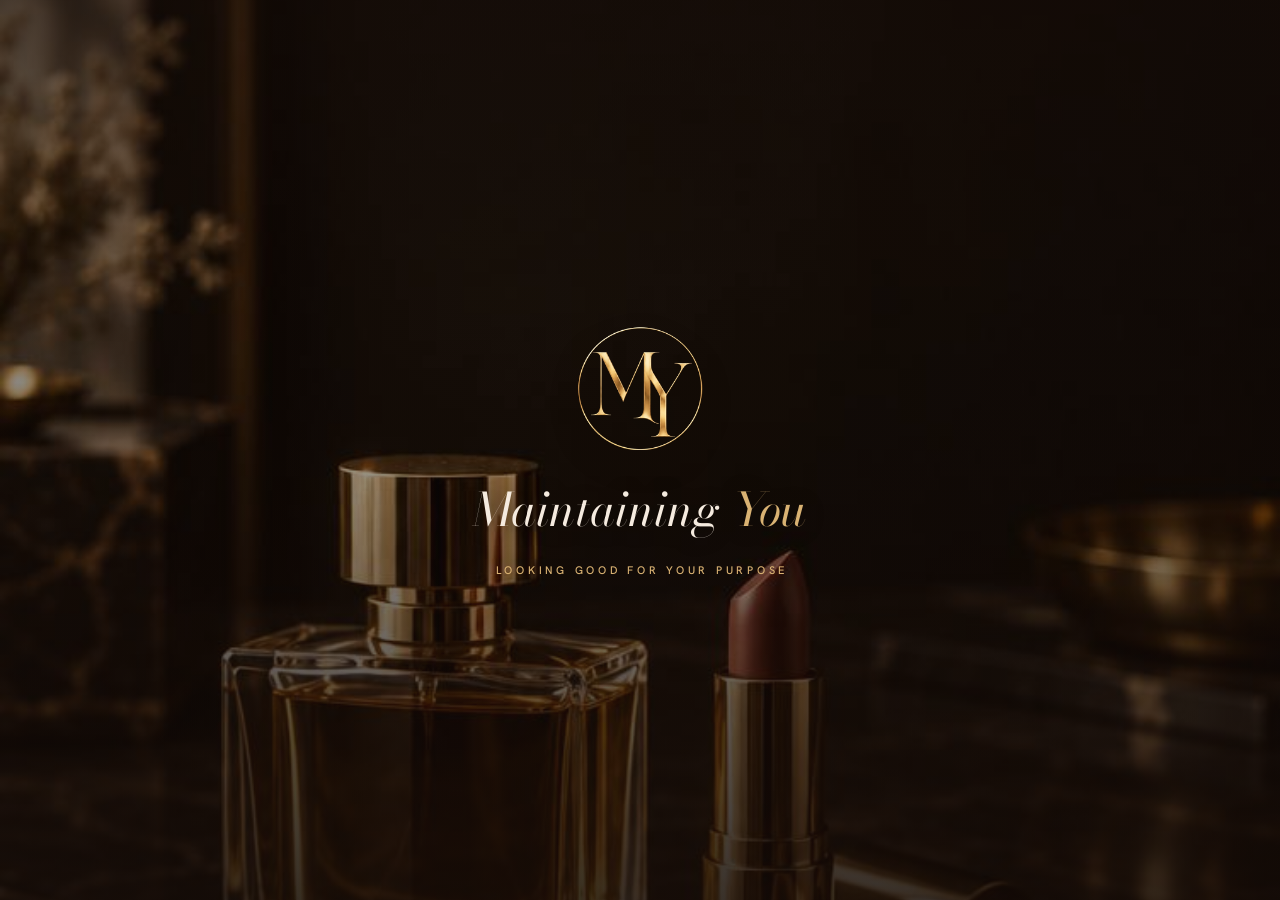
<file: index.html>
<!doctype html>
<html lang="en">
<head>
<meta charset="utf-8">
<meta name="viewport" content="width=device-width, initial-scale=1, viewport-fit=cover">
<meta name="theme-color" content="#f4ece0">
<title>Maintaining You</title>
<link rel="preconnect" href="https://fonts.googleapis.com">
<link rel="preconnect" href="https://fonts.gstatic.com" crossorigin>
<link href="https://fonts.googleapis.com/css2?family=Bodoni+Moda:ital,opsz,wght@0,6..96,400;0,6..96,500;1,6..96,400&family=Hanken+Grotesk:wght@400;500;600&display=swap" rel="stylesheet">
<link rel="manifest" href="manifest.webmanifest">
<link rel="apple-touch-icon" href="icons/apple-touch-icon.png">
<meta name="apple-mobile-web-app-capable" content="yes">
<meta name="apple-mobile-web-app-status-bar-style" content="black-translucent">
<meta name="apple-mobile-web-app-title" content="Maintaining You">
<link rel="stylesheet" href="styles.css">
</head>
<body>
<div id="app"></div>
<div id="splash" role="presentation"><img class="sw-medal d" src="icons/medal.png" alt=""><img class="sw-medal g" src="icons/medal-gold.png" alt=""><div class="sw-name"><span class="sw-a">Maintaining</span><span class="sw-b">You</span></div><div class="sw-tag">Give yourself a lift</div></div>
<script src="splash-bg.js"></script>
<script src="splash.js"></script>
<script src="seed-pics.js"></script>
<script src="seed-cuts.js"></script>
<script src="seed-items.js"></script>
<script src="seed-products.js"></script>
<script src="icons-img.js"></script>
<script src="app.js"></script>
</body>
</html>
</file>
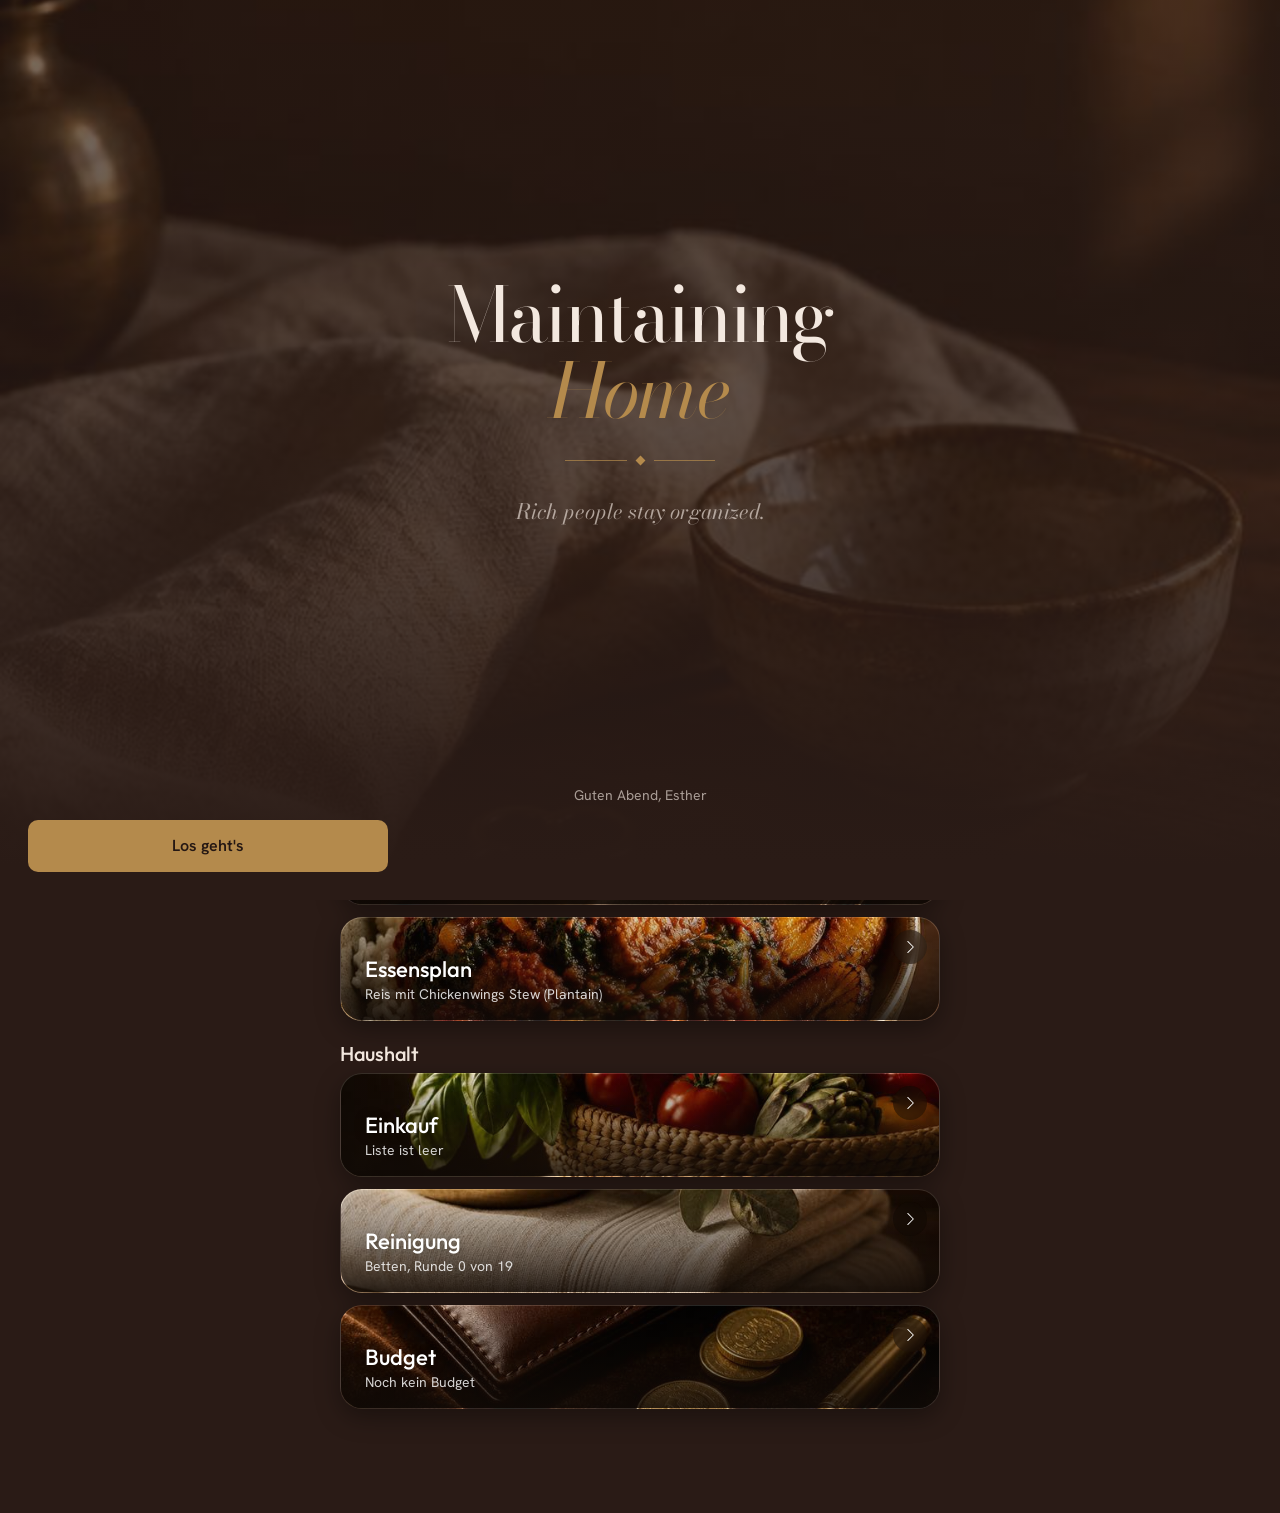
<file: organizer/index.html>
<!doctype html>
<html lang="de">
<head>
<meta charset="utf-8">
<meta name="viewport" content="width=device-width, initial-scale=1, viewport-fit=cover, interactive-widget=resizes-content">
<meta name="theme-color" content="#2a1b16">
<meta name="color-scheme" content="dark light">
<title>Maintaining Home</title>
<link rel="manifest" href="manifest.webmanifest">
<link rel="icon" href="icons/icon-192.png">
<link rel="apple-touch-icon" href="icons/apple-touch-icon.png">
<meta name="apple-mobile-web-app-capable" content="yes">
<meta name="mobile-web-app-capable" content="yes">
<meta name="apple-mobile-web-app-status-bar-style" content="black-translucent">
<meta name="apple-mobile-web-app-title" content="Maintaining Home">
<link rel="stylesheet" href="fonts.css">
<link rel="stylesheet" href="styles.css">
</head>
<body>
<div id="bg" class="t-today" aria-hidden="true"></div>
<div id="app" class="app"></div>
<div id="chrome"></div>
<div id="sheets"></div>
<div id="toast" class="toast" role="status" aria-live="polite"></div>
<script src="seed.js"></script>
<script src="store.js"></script>
<script src="app.js"></script>
</body>
</html>
</file>
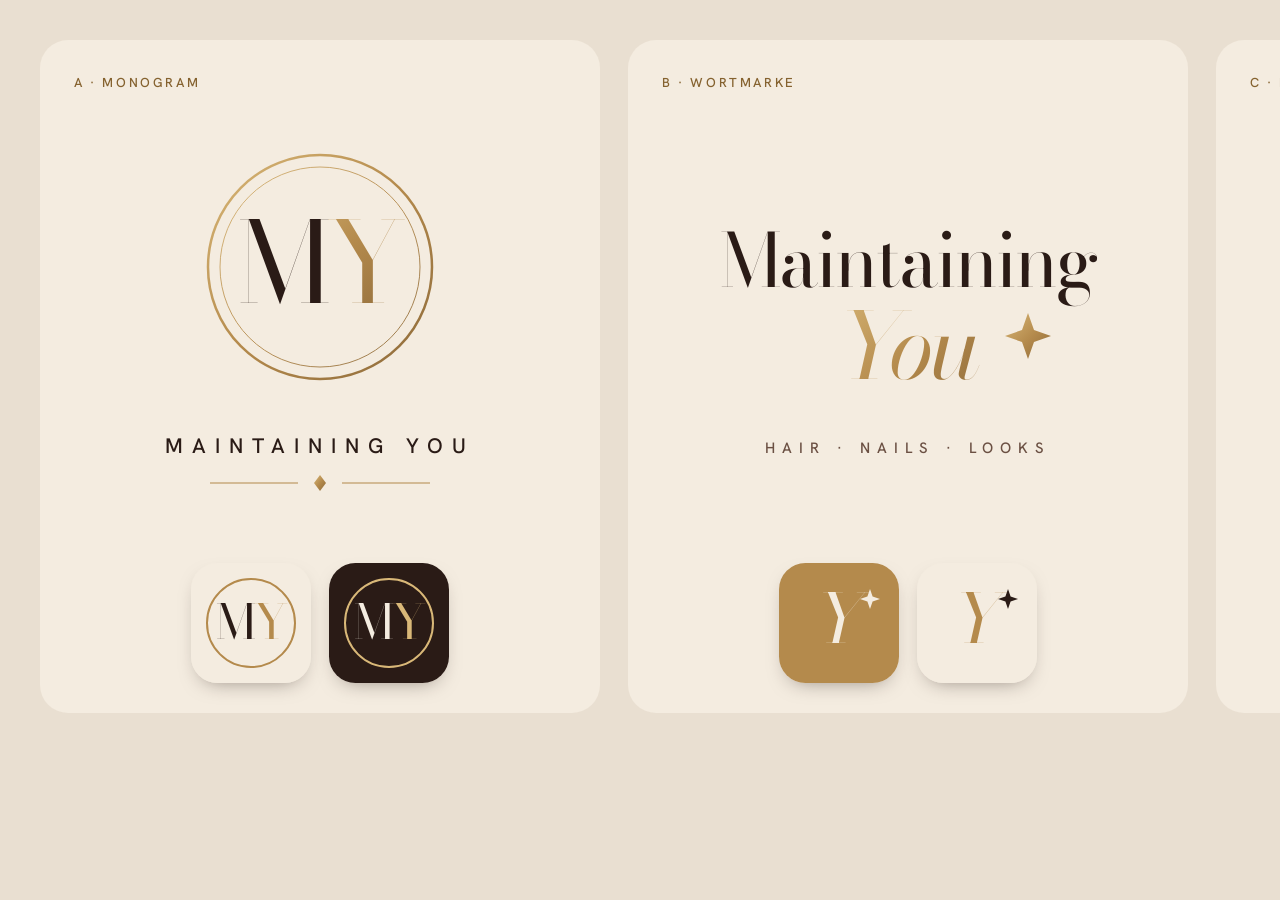
<file: logos/logos.html>
<!doctype html><html><head><meta charset="utf-8">
<link href="https://fonts.googleapis.com/css2?family=Bodoni+Moda:ital,opsz,wght@0,6..96,400;0,6..96,500;1,6..96,400&family=Cormorant+Garamond:ital,wght@0,500;1,500&family=Hanken+Grotesk:wght@400;500;600&display=swap" rel="stylesheet">
<style>
:root{--cream:#f4ece0;--ink:#2a1b16;--gold:#b48a4c;--gold2:#d9b878;--gold3:#8d6a3a}
body{margin:0;background:#e9dfd1;font-family:"Hanken Grotesk",sans-serif;padding:40px;width:1720px}
.board{display:grid;grid-template-columns:repeat(3,1fr);gap:28px}
.card{background:var(--cream);border-radius:28px;padding:34px 20px 30px;display:grid;justify-items:center;gap:26px}
.card h4{margin:0;font:500 13px "Hanken Grotesk";letter-spacing:.2em;text-transform:uppercase;color:#85622f;align-self:start;justify-self:start;margin-left:14px}
.logo svg{display:block}
.icons{display:flex;gap:18px;align-items:center}
.icons svg{display:block;border-radius:22%;box-shadow:0 8px 20px -10px rgba(42,27,22,.5)}
</style></head><body><div class="board">

<!-- A -->
<div class="card"><h4>A · Monogram</h4>
<div class="logo" id="logoA"><svg xmlns="http://www.w3.org/2000/svg" viewBox="0 0 520 420" width="520" height="420">
<defs><linearGradient id="gA" x1="0" y1="0" x2="1" y2="1"><stop offset="0" stop-color="#d9b878"/><stop offset=".5" stop-color="#b48a4c"/><stop offset="1" stop-color="#8d6a3a"/></linearGradient></defs>
<circle cx="260" cy="150" r="112" fill="none" stroke="url(#gA)" stroke-width="2.5"/>
<circle cx="260" cy="150" r="100" fill="none" stroke="url(#gA)" stroke-width=".9"/>
<text x="260" y="186" text-anchor="middle" font-family="Bodoni Moda" font-size="112" fill="#2a1b16" letter-spacing="-4">M<tspan fill="url(#gA)">Y</tspan></text>
<text x="260" y="336" text-anchor="middle" font-family="Hanken Grotesk" font-weight="500" font-size="21" fill="#2a1b16" letter-spacing="9">MAINTAINING YOU</text>
<line x1="150" y1="366" x2="238" y2="366" stroke="#b48a4c" stroke-width="1.2"/><line x1="282" y1="366" x2="370" y2="366" stroke="#b48a4c" stroke-width="1.2"/>
<path d="M260 358l6 8-6 8-6-8z" fill="url(#gA)"/>
</svg></div>
<div class="icons" id="iconsA">
<svg xmlns="http://www.w3.org/2000/svg" viewBox="0 0 120 120" width="120" height="120"><rect width="120" height="120" fill="#f4ece0"/><circle cx="60" cy="60" r="44" fill="none" stroke="#b48a4c" stroke-width="2"/><text x="60" y="76" text-anchor="middle" font-family="Bodoni Moda" font-size="48" fill="#2a1b16" letter-spacing="-2">M<tspan fill="#b48a4c">Y</tspan></text></svg>
<svg xmlns="http://www.w3.org/2000/svg" viewBox="0 0 120 120" width="120" height="120"><rect width="120" height="120" fill="#2a1b16"/><circle cx="60" cy="60" r="44" fill="none" stroke="#d9b878" stroke-width="2"/><text x="60" y="76" text-anchor="middle" font-family="Bodoni Moda" font-size="48" fill="#f4ece0" letter-spacing="-2">M<tspan fill="#d9b878">Y</tspan></text></svg>
</div></div>

<!-- B -->
<div class="card"><h4>B · Wortmarke</h4>
<div class="logo" id="logoB"><svg xmlns="http://www.w3.org/2000/svg" viewBox="0 0 520 420" width="520" height="420">
<defs><linearGradient id="gB" x1="0" y1="0" x2="1" y2="1"><stop offset="0" stop-color="#d9b878"/><stop offset=".55" stop-color="#b48a4c"/><stop offset="1" stop-color="#8d6a3a"/></linearGradient></defs>
<text x="260" y="170" text-anchor="middle" font-family="Bodoni Moda" font-size="74" fill="#2a1b16" letter-spacing="-2">Maintaining</text>
<text x="260" y="262" text-anchor="middle" font-family="Bodoni Moda" font-style="italic" font-size="92" fill="url(#gB)" letter-spacing="-2">You</text>
<path d="M380 196l6 17 17 6-17 6-6 17-6-17-17-6 17-6z" fill="url(#gB)"/>
<text x="260" y="336" text-anchor="middle" font-family="Hanken Grotesk" font-weight="500" font-size="15" fill="#6b5043" letter-spacing="7">HAIR · NAILS · LOOKS</text>
</svg></div>
<div class="icons" id="iconsB">
<svg xmlns="http://www.w3.org/2000/svg" viewBox="0 0 120 120" width="120" height="120"><rect width="120" height="120" fill="#b48a4c"/><text x="60" y="80" text-anchor="middle" font-family="Bodoni Moda" font-style="italic" font-size="68" fill="#f4ece0">Y</text><path d="M91 26l2.600 7.400 7.400 2.600-7.400 2.600-2.600 7.400-2.600-7.400-7.400-2.600 7.400-2.600z" fill="#f4ece0"/></svg>
<svg xmlns="http://www.w3.org/2000/svg" viewBox="0 0 120 120" width="120" height="120"><rect width="120" height="120" fill="#f4ece0"/><text x="60" y="80" text-anchor="middle" font-family="Bodoni Moda" font-style="italic" font-size="68" fill="#b48a4c">Y</text><path d="M91 26l2.600 7.400 7.400 2.600-7.400 2.600-2.600 7.400-2.600-7.400-7.400-2.600 7.400-2.600z" fill="#2a1b16"/></svg>
</div></div>

<!-- C -->
<div class="card"><h4>C · Nagel</h4>
<div class="logo" id="logoC"><svg xmlns="http://www.w3.org/2000/svg" viewBox="0 0 520 420" width="520" height="420">
<defs><linearGradient id="gC" x1="0" y1="0" x2="0" y2="1"><stop offset="0" stop-color="#e6c98c"/><stop offset=".55" stop-color="#b48a4c"/><stop offset="1" stop-color="#8d6a3a"/></linearGradient>
<linearGradient id="hC" x1="0" y1="0" x2="0" y2="1"><stop offset="0" stop-color="#fff" stop-opacity=".85"/><stop offset="1" stop-color="#fff" stop-opacity="0"/></linearGradient></defs>
<g transform="translate(200 24)"><path d="M60 4C86 4 110 40 110 98L110 152Q110 182 80 182L40 182Q10 182 10 152L10 98C10 40 34 4 60 4z" fill="url(#gC)"/>
<path d="M60 4C86 4 110 40 110 98L110 152Q110 182 80 182L40 182Q10 182 10 152L10 98C10 40 34 4 60 4z" fill="none" stroke="#8d6a3a" stroke-width="1.2" opacity=".6"/>
<ellipse cx="36" cy="64" rx="9" ry="36" fill="url(#hC)" transform="rotate(10 38 62)"/></g>
<text x="260" y="276" text-anchor="middle" font-family="Cormorant Garamond" font-style="italic" font-weight="500" font-size="64" fill="#2a1b16" letter-spacing="0">Maintaining You</text>
<text x="260" y="330" text-anchor="middle" font-family="Hanken Grotesk" font-weight="500" font-size="14" fill="#6b5043" letter-spacing="8">GROOMING, PLANNED</text>
</svg></div>
<div class="icons" id="iconsC">
<svg xmlns="http://www.w3.org/2000/svg" viewBox="0 0 120 120" width="120" height="120"><defs><linearGradient id="gCi" x1="0" y1="0" x2="0" y2="1"><stop offset="0" stop-color="#f6e7c5"/><stop offset="1" stop-color="#e3c690"/></linearGradient></defs><rect width="120" height="120" fill="#b48a4c"/><path d="M60 20C74 20 87 40 87 66L87 90Q87 106 71 106L49 106Q33 106 33 90L33 66C33 40 46 20 60 20z" fill="url(#gCi)"/><ellipse cx="49" cy="52" rx="5" ry="17" fill="#fff" opacity=".7" transform="rotate(10 49 52)"/></svg>
<svg xmlns="http://www.w3.org/2000/svg" viewBox="0 0 120 120" width="120" height="120"><defs><linearGradient id="gCj" x1="0" y1="0" x2="0" y2="1"><stop offset="0" stop-color="#e6c98c"/><stop offset="1" stop-color="#9a7339"/></linearGradient></defs><rect width="120" height="120" fill="#2a1b16"/><path d="M60 20C74 20 87 40 87 66L87 90Q87 106 71 106L49 106Q33 106 33 90L33 66C33 40 46 20 60 20z" fill="url(#gCj)"/><ellipse cx="49" cy="52" rx="5" ry="17" fill="#fff" opacity=".6" transform="rotate(10 49 52)"/></svg>
</div></div>

</div></body></html>
</file>
<file: styles.css>
:root{
  --milk:#f1e6de;
  --card:#f9f2ed;
  --blush:#e6cfc5;
  --cocoa:#7a5240;
  --mocha:#4a3128;
  --espresso:#241713;
  --gold:#b48a4c;
  --sage:#65735b;
  --line:rgba(36,23,19,.14);
  --muted:rgba(36,23,19,.6);
  --display:"Bodoni Moda","Didot",serif;
  --body:"Hanken Grotesk",system-ui,sans-serif;
  --hero:#241713;--heroink:#f1e6de;--navbg:rgba(241,230,222,.92);--almond:50% 50% 46% 46% / 62% 62% 38% 38%;
}
*{box-sizing:border-box;margin:0}
html{-webkit-text-size-adjust:100%}
body{background:var(--milk);color:var(--espresso);font:400 15px/1.5 var(--body);min-height:100vh}
button,input,select{font:inherit;color:inherit}
button{cursor:pointer;background:none;border:0}
:focus-visible{outline:2px solid var(--gold);outline-offset:3px}
h1,h2,h3{font-family:var(--display);font-weight:400;letter-spacing:-.01em;line-height:1.1}
.eyebrow{font-size:11px;letter-spacing:.16em;text-transform:uppercase;color:var(--muted);font-weight:500}

/* shell */
.shell{max-width:1040px;margin:0 auto;padding:0 16px 96px}
.top{display:flex;justify-content:flex-end;align-items:baseline;padding:8px 0 14px}
.top .brand{display:none}
.brand-fixed{padding:18px 16px 0}
.brand{font-family:var(--display);font-style:italic;font-size:26px}
.nav{position:fixed;left:0;right:0;bottom:0;z-index:20;background:var(--navbg);backdrop-filter:blur(14px);border-top:1px solid var(--line);display:flex;justify-content:center;padding-bottom:env(safe-area-inset-bottom)}
.nav-in{display:flex;width:100%;max-width:520px}
.nav button{flex:1;padding:14px 4px 13px;font-size:11px;letter-spacing:.14em;text-transform:uppercase;color:var(--muted);position:relative}
.nav button[aria-current=page]{color:var(--espresso);font-weight:600}
.nav button[aria-current=page]::before{content:"";position:absolute;top:0;left:30%;right:30%;height:2px;background:var(--gold)}
@media(min-width:860px){
  .shell{padding-left:180px;position:relative}
  .nav{top:0;bottom:auto;right:auto;width:180px;height:100vh;border:0;border-right:1px solid var(--line);flex-direction:column;justify-content:flex-start;padding:90px 0 0;background:transparent;backdrop-filter:none}
  .nav-in{flex-direction:column;max-width:none}
  .nav button{text-align:left;padding:12px 24px}
  .nav button[aria-current=page]::before{top:20%;bottom:20%;left:0;right:auto;width:2px;height:auto}
  .brand-fixed{position:fixed;top:4px;left:8px;z-index:21}
}

/* type + layout */
.page-title{font-size:clamp(34px,7vw,56px);margin:6px 0 4px}
.page-title em{font-style:italic;color:var(--cocoa)}
.lede{color:var(--muted);max-width:46ch}
section{margin-top:36px}
.row{display:flex;gap:12px;align-items:center;flex-wrap:wrap}
.between{justify-content:space-between}
.grid{display:grid;gap:14px;grid-template-columns:repeat(auto-fill,minmax(150px,1fr))}
.grid.wide{grid-template-columns:repeat(auto-fill,minmax(230px,1fr))}
.card{background:var(--card);border-radius:18px;padding:14px;border:1px solid var(--line)}
.btn{background:var(--espresso);color:var(--milk);padding:11px 20px;border-radius:999px;font-weight:500;font-size:14px;letter-spacing:.02em}
.btn.ghost{background:transparent;color:var(--espresso);border:1px solid var(--espresso)}
.btn.small{padding:7px 14px;font-size:13px}
.btn.gold{background:var(--gold);color:#fff}
.chip{padding:7px 14px;border-radius:999px;border:1px solid var(--line);font-size:13px;background:transparent}
.chip[aria-pressed=true]{background:var(--espresso);color:var(--milk);border-color:var(--espresso)}
.chips{display:flex;gap:8px;overflow-x:auto;padding:2px 0 6px;scrollbar-width:none}
.chips::-webkit-scrollbar{display:none}
.chips .chip{flex:none}

/* hero (today) */
.hero{background:var(--hero);color:var(--heroink);border-radius:28px;padding:22px;display:grid;gap:22px;margin-top:8px;position:relative;overflow:hidden}
.hero::after{content:"";position:absolute;inset:-40% 40% auto -20%;height:160%;background:linear-gradient(105deg,transparent 40%,rgba(255,255,255,.07) 50%,transparent 60%);transform:rotate(8deg);pointer-events:none}
.hero .eyebrow{color:rgba(241,230,222,.6)}
.hero h2{font-size:34px;margin:6px 0 10px}
.hero h2 em{color:#e6cfc5}
@media(min-width:700px){.hero{grid-template-columns:1fr 1fr;align-items:center;padding:30px}}
.week{display:grid;grid-template-columns:repeat(7,1fr);gap:6px}
.day{border-radius:14px;padding:8px 2px 10px;text-align:center;border:1px solid var(--line);background:var(--card);min-height:96px;display:flex;flex-direction:column;align-items:center;gap:6px}
.day[aria-current=date]{border-color:var(--gold);box-shadow:0 0 0 1px var(--gold)}
.day small{font-size:10px;letter-spacing:.12em;text-transform:uppercase;color:var(--muted)}
.day .mini{width:34px}
.day .dot{width:6px;height:6px;border-radius:50%;background:var(--sage);margin-top:auto}
.day .plus{width:34px;height:44px;border:1px dashed var(--cocoa);border-radius:10px;color:var(--cocoa);display:grid;place-items:center;font-size:18px;margin-top:4px}

/* look board */
.board{display:grid;grid-template-columns:1fr 1.15fr 1fr;grid-template-rows:repeat(3,minmax(0,1fr));gap:8px;aspect-ratio:4/5;background:linear-gradient(160deg,#f6ede7,#e9d8ce);border-radius:22px;padding:14px;position:relative}
.hero .board{background:linear-gradient(160deg,#3a2721,#2c1c17);border:1px solid rgba(255,255,255,.08)}
.slot{display:grid;place-items:center;min-height:0;position:relative;border-radius:12px}
.slot svg{width:100%;height:100%;max-height:100%;filter:drop-shadow(0 6px 8px rgba(36,23,19,.22))}
.slot img{width:100%;height:100%;object-fit:cover;border-radius:12px}
.slot.empty{border:1px dashed rgba(122,82,64,.4);color:rgba(122,82,64,.6);font-size:10px;letter-spacing:.14em;text-transform:uppercase}
.hero .slot.empty{border-color:rgba(255,255,255,.2);color:rgba(255,255,255,.4)}
.s-outer{grid-column:1;grid-row:1/3}.s-top{grid-column:2;grid-row:1}.s-bottom{grid-column:2;grid-row:2/4}
.s-jewel{grid-column:3;grid-row:1}.s-bag{grid-column:3;grid-row:2/4}.s-shoes{grid-column:1;grid-row:3}
.s-dress{grid-column:2;grid-row:1/4}
.beauty-strip{display:flex;gap:16px;justify-content:center;margin-top:14px;flex-wrap:wrap}
.bs{display:flex;align-items:center;gap:8px;font-size:12px}
.bs small{display:block;font-size:10px;letter-spacing:.12em;text-transform:uppercase;opacity:.6}

/* nail-shaped swatch: the signature */
.nail{width:30px;height:42px;border-radius:var(--almond);position:relative;flex:none;box-shadow:inset 0 -6px 10px rgba(0,0,0,.08),0 2px 4px rgba(36,23,19,.18);border:0;padding:0}
.nail::after{content:"";position:absolute;left:24%;top:14%;width:16%;height:46%;border-radius:50%;background:linear-gradient(180deg,rgba(255,255,255,.9),rgba(255,255,255,0));transform:rotate(8deg)}
.nail.lg{width:44px;height:62px}
.nail[aria-pressed=true]{outline:2px solid var(--espresso);outline-offset:3px}
.pick{display:flex;flex-wrap:wrap;gap:12px;align-items:flex-end}
.pick figure{display:grid;justify-items:center;gap:6px;font-size:11px;color:var(--muted);text-align:center;width:64px}

/* wardrobe */
.progress{height:6px;background:var(--line);border-radius:6px;overflow:hidden;margin-top:10px}
.progress i{display:block;height:100%;background:linear-gradient(90deg,var(--cocoa),var(--gold));border-radius:6px;transition:width .5s}
.item{display:flex;flex-direction:column;gap:8px;padding:12px;border-radius:18px;background:var(--card);border:1px solid var(--line);position:relative;text-align:left}
.item .pic{aspect-ratio:1;display:grid;place-items:center;background:linear-gradient(160deg,#f6ede7,#ead9cf);border-radius:12px;padding:12px;overflow:hidden}
.item .pic svg{width:80%;height:80%;filter:drop-shadow(0 5px 6px rgba(36,23,19,.2))}
.item .pic img{width:100%;height:100%;object-fit:cover;margin:-12px;padding:0;width:calc(100% + 24px);height:calc(100% + 24px)}
.item.need .pic{opacity:.55}
.item h3{font-family:var(--body);font-size:14px;font-weight:600;letter-spacing:0}
.item p{font-size:12px;color:var(--muted)}
.tick{position:absolute;top:18px;right:18px;width:28px;height:28px;border-radius:50%;border:1.5px solid var(--cocoa);background:rgba(249,242,237,.85);display:grid;place-items:center;color:#fff;font-size:14px}
.item.have .tick{background:var(--sage);border-color:var(--sage)}
.tag{display:inline-block;font-size:10px;letter-spacing:.1em;text-transform:uppercase;padding:2px 8px;border-radius:99px;background:var(--blush)}
.tag.warn{background:#e9c9a6}
.tag.ok{background:#cdd6c1}

/* beauty */
.task{display:flex;align-items:center;gap:14px;padding:14px 16px;background:var(--card);border:1px solid var(--line);border-radius:16px}
.task .grow{flex:1}
.task h3{font-family:var(--body);font-size:15px;font-weight:600}
.status{font-size:12px;color:var(--muted)}
.status.over{color:#a4462b;font-weight:600}
.list{display:grid;gap:10px}
.palette{display:flex;flex-wrap:wrap;gap:10px}
.pal{display:grid;justify-items:center;gap:5px;font-size:11px;color:var(--muted);width:60px;text-align:center}
.pal i{width:44px;height:44px;border-radius:50%;box-shadow:inset 0 -8px 12px rgba(0,0,0,.12),0 2px 5px rgba(36,23,19,.2);position:relative}
.pal i::after{content:"";position:absolute;left:22%;top:16%;width:22%;height:22%;border-radius:50%;background:rgba(255,255,255,.55)}
.guide{display:grid;gap:14px}
@media(min-width:700px){.guide{grid-template-columns:1fr 1fr}}
.guide .card h3{font-size:22px;margin-bottom:8px}
.guide ul{padding-left:18px;color:var(--muted)}
.guide li{margin:4px 0}

/* builder + sheet */
.builder{display:grid;gap:22px}
@media(min-width:800px){.builder{grid-template-columns:minmax(300px,420px) 1fr;align-items:start}.builder .board{position:sticky;top:20px}}
.slots{display:grid;gap:8px}
.slotbtn{display:flex;align-items:center;gap:12px;padding:10px 14px;border-radius:14px;background:var(--card);border:1px solid var(--line);text-align:left;width:100%}
.slotbtn b{font-weight:600}
.slotbtn span{font-size:12px;color:var(--muted);display:block}
.slotbtn .thumb{width:36px;height:36px;display:grid;place-items:center;flex:none}
.slotbtn .thumb svg{width:100%;height:100%}
.note{padding:12px 14px;border-radius:14px;font-size:14px;background:var(--card);border-left:3px solid var(--sage)}
.note.warn{border-color:var(--gold)}
input[type=text],input[type=date],input[type=time],select{width:100%;padding:11px 14px;border-radius:12px;border:1px solid var(--line);background:var(--card)}
label{display:grid;gap:5px;font-size:12px;letter-spacing:.08em;text-transform:uppercase;color:var(--muted)}
.overlay{position:fixed;inset:0;background:rgba(36,23,19,.5);z-index:40;display:flex;align-items:flex-end;justify-content:center}
.sheet{background:var(--milk);width:100%;max-width:640px;max-height:86vh;overflow:auto;border-radius:26px 26px 0 0;padding:22px 18px 30px}
@media(min-width:700px){.overlay{align-items:center}.sheet{border-radius:26px}}
.sheet h2{font-size:28px;margin-bottom:14px}
.swatches{display:flex;flex-wrap:wrap;gap:10px}
.sw{width:34px;height:34px;border-radius:50%;border:2px solid transparent;box-shadow:inset 0 -6px 8px rgba(0,0,0,.12),0 1px 3px rgba(0,0,0,.25)}
.sw[aria-pressed=true]{border-color:var(--espresso);outline:2px solid var(--milk);outline-offset:-5px}
.empty-state{padding:36px 20px;text-align:center;border:1px dashed var(--cocoa);border-radius:20px;color:var(--muted)}
.back{font-size:13px;letter-spacing:.1em;text-transform:uppercase;color:var(--muted);padding:6px 0}
@media(prefers-reduced-motion:reduce){*{transition:none!important;animation:none!important}}

/* mood pictures */
.pics{display:grid;gap:10px;grid-template-columns:repeat(auto-fill,minmax(110px,1fr))}
.pic-tile{position:relative;aspect-ratio:3/4;border-radius:16px;overflow:hidden;background:var(--blush);padding:0;border:2px solid transparent;display:block}
.pic-tile img{width:100%;height:100%;object-fit:cover;display:block}
.pic-tile .tag{position:absolute;left:6px;bottom:6px;background:rgba(249,242,237,.9)}
.pic-tile.on{border-color:var(--espresso)}
.pic-tile .check{position:absolute;top:6px;right:6px;width:24px;height:24px;border-radius:50%;background:rgba(249,242,237,.9);border:1.5px solid var(--cocoa);display:grid;place-items:center;font-size:13px;color:#fff}
.pic-tile.on .check{background:var(--espresso);border-color:var(--espresso)}
.mood{display:flex;gap:6px;margin-top:8px}
.mood img{flex:1;min-width:0;aspect-ratio:3/4;object-fit:cover;border-radius:12px}
.collage{display:grid;gap:6px;grid-template-columns:1fr 1fr;aspect-ratio:4/5}
.collage img{width:100%;height:100%;object-fit:cover;border-radius:16px;min-height:0}
.collage.n1{grid-template-columns:1fr}.collage.n3 img:first-child{grid-row:1/3}
.picked{display:flex;gap:8px;flex-wrap:wrap;align-items:center}
.picked img{width:56px;height:72px;object-fit:cover;border-radius:10px}
.hero>*,.builder>*,.card{min-width:0}
.mood img{width:0}
.collage img{min-width:0}

.fab{position:fixed;right:18px;bottom:calc(76px + env(safe-area-inset-bottom));z-index:30;width:56px;height:56px;border-radius:50%;background:var(--espresso);color:var(--milk);display:grid;place-items:center;font-size:28px;line-height:1;cursor:pointer;box-shadow:0 8px 20px rgba(36,23,19,.35)}
.fab:focus-within{outline:2px solid var(--gold);outline-offset:3px}
@media(min-width:860px){.fab{bottom:28px;right:28px}}
.pic-tile .heart{position:absolute;top:6px;right:8px;color:#fff;font-size:16px;text-shadow:0 1px 3px rgba(0,0,0,.5)}
.pic-tile .new{position:absolute;top:6px;left:6px;background:var(--gold);color:#fff;font-size:10px;letter-spacing:.1em;text-transform:uppercase;padding:2px 8px;border-radius:99px}

/* calendar */
.cal-h,.cal-g{display:grid;grid-template-columns:repeat(7,minmax(0,1fr));gap:4px}
.cal-h span{text-align:center;font-size:11px;letter-spacing:.12em;color:var(--muted);padding-bottom:4px}
.cd{aspect-ratio:1/1.1;border-radius:14px;border:1px solid transparent;background:var(--card);display:flex;flex-direction:column;align-items:center;justify-content:center;gap:3px;font-size:14px;min-width:0}
.cd.blank{background:transparent}
.cd.today{border-color:var(--gold)}
.cd.sel{background:var(--espresso);color:var(--milk)}
.cd.due:not(.sel){box-shadow:inset 0 0 0 1.5px var(--sage)}
.cd .dots{display:flex;gap:3px;height:6px}
.cd .dots i{width:6px;height:6px;border-radius:50%}
.legend{display:flex;flex-wrap:wrap;gap:6px 14px;margin-top:12px;font-size:12px;color:var(--muted)}
.legend span{display:flex;align-items:center;gap:6px}
.legend i{width:8px;height:8px;border-radius:50%;display:inline-block}
.legend i.ring{background:transparent;box-shadow:inset 0 0 0 1.5px var(--sage)}
.appt{display:flex;align-items:center;gap:12px;padding:12px 14px;border-radius:16px;background:var(--card);border:1px solid var(--line);text-align:left;width:100%}
.appt.flat{background:transparent;border:0;padding:0}
.appt .grow{flex:1;min-width:0}
.appt .grow b{display:block;font-weight:600}
.appt .grow .status{display:block}
.appt.done{opacity:.6}
.dotc{width:12px;height:12px;border-radius:50%;flex:none}
.prep{display:grid;gap:4px;margin-top:10px}
.chk{display:flex;gap:10px;align-items:flex-start;padding:6px 0;font-size:14px}
.chk input{margin-top:3px;width:18px;height:18px;accent-color:var(--sage);flex:none}
.chk small{display:block;font-size:11px;letter-spacing:.1em;text-transform:uppercase;color:var(--muted)}
@media(max-width:520px){.nav button{font-size:10px;letter-spacing:.06em;padding-left:0;padding-right:0}}

/* look studio */
.builder{grid-template-columns:minmax(0,1fr)}
.pv{display:grid;grid-template-columns:172px minmax(0,1fr);gap:12px;position:sticky;top:0;z-index:6;background:var(--milk);padding:8px 16px 10px;margin:0 -16px;border-bottom:1px solid var(--line)}
.pv .board,.pv .collage{padding:8px;gap:5px;border-radius:16px;align-self:start}
.pv .slot.empty{font-size:0}
.pvside{display:grid;gap:8px;align-content:start;min-width:0}
.pvside input{padding:9px 12px;font-size:14px}
.pvside .beauty-strip{justify-content:flex-start;margin:0;gap:10px}
.pvside .mood{margin:0}
.bmain{min-width:0;display:grid;gap:14px;align-content:start}
.bbody{display:grid;gap:18px}
.brow{display:grid;gap:8px;min-width:0}
.hscroll{display:flex;gap:10px;overflow-x:auto;padding:4px 2px 8px;scrollbar-width:thin}
.tile{flex:none;width:96px;display:grid;gap:6px;text-align:left;font-size:12px;border-radius:16px;padding:6px;border:2px solid transparent;background:var(--card);align-content:start;position:relative}
.tile.on{border-color:var(--espresso)}
.tile.need .tp{opacity:.55}
.tile .tp{aspect-ratio:1;display:grid;place-items:center;background:linear-gradient(160deg,#f6ede7,#ead9cf);border-radius:10px;padding:8px;overflow:hidden}
.tile .tp svg{width:100%;height:100%;filter:drop-shadow(0 4px 5px rgba(36,23,19,.2))}
.tile .tp img{width:calc(100% + 16px);height:calc(100% + 16px);margin:-8px;object-fit:cover}
.tile .tn{overflow:hidden;text-overflow:ellipsis;white-space:nowrap}
.tile .tl{font-size:10px;letter-spacing:.1em;text-transform:uppercase;color:var(--muted)}
.ptile{flex:none;width:84px;aspect-ratio:3/4;border-radius:14px;overflow:hidden;position:relative;padding:0;border:2px solid transparent;background:var(--blush);display:block}
.ptile img{width:100%;height:100%;object-fit:cover;display:block}
.ptile.on{border-color:var(--espresso)}
.ptile .check{position:absolute;top:6px;right:6px;width:22px;height:22px;border-radius:50%;background:rgba(249,242,237,.9);border:1.5px solid var(--cocoa);display:grid;place-items:center;font-size:12px;color:#fff}
.ptile.on .check{background:var(--espresso);border-color:var(--espresso)}
.ptile.addp{display:grid;place-items:center;align-content:center;gap:2px;border:1.5px dashed var(--cocoa);background:transparent;color:var(--cocoa);font-size:12px;cursor:pointer}
.ptile.addp span:first-child{font-size:22px}
@media(min-width:800px){
  .builder{grid-template-columns:minmax(300px,400px) minmax(0,1fr);align-items:start;gap:28px}
  .pv{display:block;top:20px;margin:0;padding:0;border:0;background:transparent;align-self:start}
  .pv .board,.pv .collage{padding:14px;gap:8px}
  .pv .slot.empty{font-size:10px}
  .pvside{margin-top:12px}
  .builder .board{position:static}
}

/* color variants */
.vdots{display:flex;gap:4px;flex-wrap:wrap;margin-top:2px}
.vdot{width:22px;height:22px;border-radius:50%;border:3px solid var(--card);box-shadow:inset 0 -3px 4px rgba(0,0,0,.15),0 0 0 1px rgba(36,23,19,.25);padding:0}
.vdot.on{box-shadow:0 0 0 2px var(--espresso)}
.vchip{display:inline-flex;align-items:center;gap:8px;padding:6px 12px 6px 8px;border-radius:999px;border:1px solid var(--line);font-size:13px;background:transparent}
.vchip i{width:16px;height:16px;border-radius:50%;box-shadow:inset 0 -3px 4px rgba(0,0,0,.15),0 0 0 1px rgba(36,23,19,.25)}
.vchip.on{border-color:var(--espresso);background:var(--card)}
.tile .tp{border:0;width:100%;cursor:pointer;padding:8px}
.tile .tp img{width:calc(100% + 16px);height:calc(100% + 16px);margin:-8px}
.tile .vdots{gap:2px}
.tile .vdot{width:18px;height:18px;border-width:2px}

/* sorter + rails + thumbs */
.sortgrid{display:grid;grid-template-columns:repeat(auto-fill,minmax(150px,1fr));gap:10px}
.sorti{position:relative;border-radius:16px;background:var(--card);padding:6px;display:grid;gap:6px;border:2px solid transparent;align-content:start;min-width:0}
.sorti.todo{border:2px dashed #d9b48a}
.sorti img{width:100%;aspect-ratio:3/4;object-fit:cover;border-radius:10px;display:block}
.sorti .x{position:absolute;top:10px;right:10px;background:rgba(249,242,237,.92);border-radius:50%;width:26px;height:26px;font-size:12px}
.chip.s{padding:4px 10px;font-size:12px}
.btn[aria-disabled=true]{opacity:.55}
.rail .ptile{width:96px}
.ptile.draw{background:linear-gradient(160deg,#f6ede7,#ead9cf);padding:10px;display:grid;place-items:center}
.ptile.draw svg{width:100%;height:100%;filter:drop-shadow(0 4px 5px rgba(36,23,19,.2))}
.ptile.need{opacity:.6}
.thumbboard{display:block;width:100%}
.thumbboard .board{padding:5px;gap:3px;border-radius:12px}
.thumbboard .slot.empty{font-size:0;border-radius:6px}
.tile .thumbboard{width:100%}
.lead{width:40px;flex:none;border-radius:8px}
img.lead{height:52px;object-fit:cover}
.appt .lead.thumbboard{width:44px}

@media(min-width:700px){.hero.solo{grid-template-columns:1fr}}

.day .mini.thumbboard{width:46px}
.day .mini .board{border-radius:8px;padding:3px;gap:2px}
.day{min-height:110px}

.day{position:relative;padding:0;gap:0;justify-content:flex-start}
.dayb{width:100%;flex:1;display:flex;flex-direction:column;align-items:center;gap:6px;padding:8px 2px 10px;min-height:110px;border-radius:14px}
.dayx{position:absolute;top:3px;right:3px;width:20px;height:20px;border-radius:50%;background:rgba(249,242,237,.92);font-size:10px;line-height:1;color:var(--espresso);box-shadow:0 1px 3px rgba(0,0,0,.25);display:grid;place-items:center}

/* product detail */
.sheet.pdp{padding:0;max-width:520px;overflow:auto;background:var(--card)}
.pdp-img{position:relative;background:#e2dedb;min-height:260px;display:grid;place-items:center}
.pdp-img img{width:100%;max-height:60vh;object-fit:contain;display:block}
.pdp-draw{width:56%;padding:36px 0}
.pdp-draw svg{width:100%;height:auto;filter:drop-shadow(0 8px 10px rgba(36,23,19,.25))}
.expand{position:absolute;right:14px;bottom:14px;width:44px;height:44px;background:rgba(249,242,237,.95);border:1px solid var(--line);font-size:20px;display:grid;place-items:center}
.pdp-add{position:absolute;left:14px;bottom:14px;cursor:pointer;text-transform:none;letter-spacing:0;font-size:13px}
.pdp-body{padding:22px 20px 30px;background:var(--card)}
.pdp-name{font-family:var(--body);font-weight:500;text-transform:uppercase;letter-spacing:.02em;font-size:22px;line-height:1.2}
.pdp-x{font-size:20px;color:var(--muted);padding:4px 8px}
.pdp-color{font-family:var(--display);font-style:italic;font-size:20px;color:var(--muted);margin:14px 0 18px}
.pdp-count{color:var(--muted);margin-bottom:10px}
.pdp-dots{display:flex;gap:10px;flex-wrap:wrap}
.pdp-dot{width:48px;height:48px;border-radius:50%;border:3px solid #ddd3c8;display:grid;place-items:center;padding:0;background:var(--card)}
.pdp-dot i{width:28px;height:28px;border-radius:50%;box-shadow:inset 0 0 0 1px rgba(0,0,0,.22)}
.pdp-dot.on{border-color:#6e2a30}
.pdp-dot.off{border-style:dashed}
.pdp-occ{display:flex;flex-wrap:wrap;gap:8px;margin-top:16px}
.pdp-occ span{background:#eadfd0;padding:8px 16px;border-radius:999px;font-size:15px}
.lightbox{position:fixed;inset:0;z-index:60;background:rgba(20,12,9,.94);display:grid;place-items:center;padding:16px;cursor:zoom-out}
.lightbox img{max-width:100%;max-height:92vh;object-fit:contain}

/* merge */
.mgroup{display:grid;gap:10px;margin-bottom:10px}
.mthumbs{display:flex;gap:8px;overflow-x:auto}
.mth{flex:none;width:76px;aspect-ratio:1;border-radius:12px;overflow:hidden;background:linear-gradient(160deg,#f6ede7,#ead9cf);display:grid;place-items:center}
.mth img{width:100%;height:100%;object-fit:cover}
.mth svg{width:80%;height:80%}
.item.sel{outline:3px solid var(--espresso);outline-offset:-3px}
.selbar{position:fixed;left:16px;right:16px;bottom:calc(76px + env(safe-area-inset-bottom));z-index:35;background:var(--espresso);color:var(--milk);border-radius:999px;padding:10px 12px 10px 20px;display:flex;justify-content:space-between;align-items:center;max-width:520px;margin:auto;box-shadow:0 10px 24px rgba(36,23,19,.35)}
.selbar .btn{background:var(--gold)}
.tick[hidden]{display:none}

/* hair groups */
.pic-tile .count{position:absolute;top:6px;right:8px;background:rgba(36,23,19,.75);color:#fff;font-size:12px;min-width:22px;height:22px;border-radius:99px;display:grid;place-items:center;padding:0 6px}
.tile .tp.hairtp{aspect-ratio:3/4;padding:0;overflow:hidden}
.tile .tp.hairtp img{width:100%;height:100%;margin:0;object-fit:cover}

.sname{padding:7px 10px;font-size:13px;border-radius:10px;width:100%}

.saved{font-size:12px;color:var(--sage);opacity:0;transition:opacity .3s;margin-right:auto}
.saved.on{opacity:1}
.top{gap:12px}

/* shopping */
.cart{position:absolute;top:18px;left:18px;width:30px;height:30px;border-radius:50%;background:rgba(249,242,237,.92);border:1px solid var(--line);display:grid;place-items:center;color:var(--espresso);padding:0}
.cart[hidden]{display:none}
.btn svg{vertical-align:-3px;margin-right:2px}
.shopthumb{flex:none;width:54px;height:54px;border-radius:12px;overflow:hidden;background:linear-gradient(160deg,#f6ede7,#ead9cf);display:grid;place-items:center}
.shopthumb img{width:100%;height:100%;object-fit:cover}
.shopthumb svg{width:80%;height:80%}
.shopgrid{display:grid;grid-template-columns:repeat(auto-fill,minmax(150px,1fr));gap:8px}
.shoplink{display:flex;justify-content:space-between;align-items:center;gap:8px;padding:12px 14px;border-radius:14px;background:var(--card);border:1px solid var(--line);color:var(--espresso);text-decoration:none;font-weight:500;font-size:14px}
.shoplink span{color:var(--muted)}
.shoplink:focus-visible,.shoplink:hover{border-color:var(--espresso)}

/* closet accordion */
.acc{display:grid;gap:10px}
.accitem{background:var(--card);border:1px solid var(--line);border-radius:18px;overflow:hidden;margin:0}
.acchead{width:100%;display:flex;justify-content:space-between;align-items:center;gap:12px;padding:16px 18px;text-align:left;min-height:56px}
.acchead:disabled{opacity:.5;cursor:default}
.acctitle{font-family:var(--display);font-size:22px}
.accmeta{display:flex;align-items:center;gap:8px;font-size:13px;color:var(--muted)}
.accmeta b{color:var(--espresso);font-weight:600}
.accdots{display:flex}
.accdots i{width:14px;height:14px;border-radius:50%;margin-left:-4px;box-shadow:0 0 0 2px var(--card),inset 0 0 0 1px rgba(0,0,0,.2)}
.accdots i:first-child{margin-left:0}
.chev{font-size:20px;line-height:1;transition:transform .2s}
.accitem.open .chev{transform:rotate(180deg)}
.accbody{padding:0 14px 16px}
button.item{cursor:pointer}
@media(max-width:520px){.nav button{font-size:9.5px;letter-spacing:.03em}}
@media(max-width:380px){.accdots{display:none}}

.ownrow{display:flex;flex-wrap:wrap;gap:8px;margin-top:8px}
.ownchip{display:inline-flex;align-items:center;gap:8px;padding:8px 12px 8px 8px;border-radius:999px;border:1.5px solid var(--line);background:transparent;font-size:14px;min-height:44px}
.ownchip i{width:22px;height:22px;border-radius:50%;box-shadow:inset 0 0 0 1px rgba(0,0,0,.22)}
.ownchip .ck{width:22px;height:22px;border-radius:50%;display:grid;place-items:center;font-size:13px;color:var(--muted);border:1px solid var(--line)}
.ownchip.on{border-color:var(--sage);background:rgba(101,115,91,.12)}
.ownchip.on .ck{background:var(--sage);border-color:var(--sage);color:#fff}

/* ---- pipeline, status, prices (kept) ---- */
.toolbar{display:flex;flex-wrap:wrap;gap:8px;margin:18px 0 16px}
.pipe-wrap{margin-top:22px}
.pipe-head{display:flex;justify-content:space-between;align-items:baseline;gap:12px;margin-bottom:8px}
.pipe-sum{font-family:var(--display);font-style:italic;font-size:20px}
.pipe{display:grid;grid-template-columns:repeat(4,minmax(0,1fr));gap:0 12px}
.stage{position:relative;text-align:left;padding:14px 0 12px;display:grid;gap:4px;align-content:start;min-width:0;opacity:.62;transition:opacity .2s}
.stage.on,.pipe:not(:has(.on)) .stage{opacity:1}
.stbar{position:absolute;top:0;left:0;right:0;height:4px;border-radius:4px;background:#c9b6aa}
.s-cart .stbar{background:var(--gold)}
.s-ordered .stbar{background:#6b6a8a}
.s-own .stbar{background:var(--sage)}
.stage.on .stbar{height:6px}
.stlabel{font-size:10px;letter-spacing:.14em;text-transform:uppercase;color:var(--muted);margin-top:8px;font-weight:500}
.stage.on .stlabel{color:var(--espresso)}
.stnum{font-family:var(--display);font-size:40px;line-height:1}
.stmoney{font-size:12px;color:var(--muted);min-height:18px}
.stthumbs{display:flex;margin-top:6px;padding-left:6px}
.stthumbs i{width:26px;height:34px;overflow:hidden;border-radius:6px;background:#ead9cf;margin-left:-6px;box-shadow:0 0 0 2px var(--milk);display:block}
.stthumbs i img{width:100%;height:100%;object-fit:cover;display:block}
.stthumbs i svg{width:100%;height:100%}
@media(max-width:480px){.stthumbs i:nth-child(n+4){display:none}.stnum{font-size:34px}}
.stag{font-size:10px;letter-spacing:.12em;text-transform:uppercase;color:var(--cocoa);display:flex;align-items:center;gap:6px;font-weight:500}
.stag::before{content:"";width:7px;height:7px;border-radius:50%;background:#c9b6aa}
.st-cart::before{background:var(--gold)}
.st-ordered::before{background:#6b6a8a}
.st-own::before{background:var(--sage)}
.strows{display:grid;gap:14px;margin-top:12px}
.strow{display:grid;gap:8px}
.stname{display:flex;align-items:center;gap:8px;font-size:13px}
.stname i{width:14px;height:14px;border-radius:50%;box-shadow:inset 0 0 0 1px rgba(0,0,0,.25)}
.seg{display:grid;grid-template-columns:repeat(4,1fr);border:1px solid var(--line);border-radius:12px;overflow:hidden}
.segb{padding:11px 0;font-size:11px;letter-spacing:.06em;color:var(--muted);border-right:1px solid var(--line);font-weight:500}
.segb:last-child{border-right:0}
.segb.on{background:var(--espresso);color:var(--milk)}
.segb.on:nth-child(2){background:var(--gold)}
.segb.on:nth-child(3){background:#6b6a8a}
.segb.on:nth-child(4){background:var(--sage)}
.pricef{display:grid;gap:6px;margin-top:18px;max-width:220px}
input[type=number]{width:100%;padding:11px 14px;border-radius:12px;border:1px solid var(--line);background:var(--card)}
.toolbar .btn{text-transform:none;letter-spacing:0}
.saved{font-size:12px;color:var(--sage);opacity:0;transition:opacity .3s;margin-right:auto}
.saved.on{opacity:1}
.top{gap:12px}
.day{position:relative;padding:0;gap:0;justify-content:flex-start}
.dayb{width:100%;flex:1;display:flex;flex-direction:column;align-items:center;gap:6px;padding:8px 2px 10px;min-height:110px;border-radius:14px}
.dayx{position:absolute;top:3px;right:3px;width:20px;height:20px;border-radius:50%;background:rgba(249,242,237,.92);font-size:10px;line-height:1;color:var(--espresso);box-shadow:0 1px 3px rgba(0,0,0,.25);display:grid;place-items:center}
.ticon{flex:none;width:36px;height:36px;border-radius:50%;display:grid;place-items:center;background:var(--blush);color:var(--cocoa)}
.ticon.ok{background:#dfe5d6;color:var(--sage)}
.ticon svg{width:20px;height:20px}
.item.need .pic{opacity:1}

/* themes */
.themebtn{width:30px;height:30px;border-radius:50%;border:1px solid var(--line);background:var(--card);display:grid;place-items:center;padding:0;flex:none}
.themebtn i{width:16px;height:16px;border-radius:50%;background:linear-gradient(90deg,var(--espresso) 50%,var(--gold) 50%);box-shadow:0 0 0 1px var(--line)}
.themes{display:grid;grid-template-columns:repeat(3,1fr);gap:10px}
.themeopt{display:grid;gap:6px;justify-items:center;padding:8px 4px;border-radius:14px;border:2px solid transparent}
.themeopt[aria-pressed=true]{border-color:var(--gold)}
.themeopt .swatch{width:100%;aspect-ratio:1.5;border-radius:10px;display:flex;align-items:flex-end;justify-content:flex-end;padding:8px;box-shadow:inset 0 0 0 1px rgba(128,128,128,.3)}
.themeopt .swatch i{width:22px;height:22px;border-radius:50%}
.themeopt small{font-size:12px;color:var(--muted)}
.colorpick{display:grid;gap:6px;font-size:12px;letter-spacing:.1em;text-transform:uppercase;color:var(--muted)}
.colorpick input{width:84px;height:44px;border:1px solid var(--line);border-radius:12px;padding:2px;background:var(--card)}
:root[data-mode=dark] .btn:not(.ghost),:root[data-mode=dark] .chip[aria-pressed=true],:root[data-mode=dark] .cd.sel,:root[data-mode=dark] .segb.on,:root[data-mode=dark] .fab,:root[data-mode=dark] .selbar{background:var(--gold);color:#241713;border-color:var(--gold)}
:root[data-mode=dark] .selbar .btn{background:#241713;color:var(--gold)}
:root[data-mode=dark] .hero .btn:not(.ghost):not(.gold){background:var(--gold);color:#241713}
:root[data-mode=dark] .btn.ghost{border-color:var(--line)}
.cart,.item .tick{color:#241713}
:root[data-mode=dark] .expand,:root[data-mode=dark] .pdp-x{color:#241713}

.gallery{display:flex;gap:12px;overflow-x:auto;scroll-snap-type:x mandatory;margin:0 -16px;padding:2px 16px 8px;scrollbar-width:none}
.gallery::-webkit-scrollbar{display:none}
.gcard{flex:none;width:158px;scroll-snap-align:start;text-align:left;display:grid;gap:3px;align-content:start;padding:8px 8px 12px;border-radius:20px;background:var(--card);border:1px solid var(--line)}
.gcard b{font-weight:600;padding:6px 4px 0;font-size:14px;line-height:1.25}
.gcard .status{padding:0 4px;font-size:12px}
.gart{position:relative;display:grid;place-items:center;height:168px;border-radius:14px;overflow:hidden;background:linear-gradient(160deg,#f6ede7,#ead9cf)}
.gart img{width:100%;height:100%;object-fit:cover}
.gart .gboard{width:70%}
.gart .gico .ticon{width:64px;height:64px}
.gart .gico .ticon svg{width:32px;height:32px}
.gday{position:absolute;left:8px;top:8px;background:rgba(36,23,19,.78);color:#f3e8df;font-size:11px;letter-spacing:.08em;text-transform:uppercase;padding:3px 9px;border-radius:99px}
.gadd .gart{background:transparent;border:1px dashed var(--cocoa)}
.gcard .ticon{background:#e6cfc5;color:#7a5240}
.gallery{scroll-padding-left:16px}
.gart .gico .nail{width:44px!important;height:60px!important;background:#c9917f!important}
.gart .gico .nail{display:block}

.hero .hgal{margin:0;padding:2px 0 6px}
.hero .gcard{background:rgba(255,255,255,.07);border-color:rgba(255,255,255,.14);color:var(--heroink)}
.hero .gcard .status{color:rgba(243,232,223,.65)}
.hero .gcard .btn{color:inherit}

.more{margin-top:26px}
.more>summary{cursor:pointer;list-style:none;display:inline-block;padding:9px 18px;border-radius:999px;border:1px solid var(--line);font-size:13px;letter-spacing:.1em;text-transform:uppercase;color:var(--muted)}
.more>summary::-webkit-details-marker{display:none}
.more[open]>summary{margin-bottom:6px}
.morebtn{padding:9px 18px;border-radius:999px;border:1px solid var(--line);font-size:13px;letter-spacing:.1em;text-transform:uppercase;color:var(--muted)}
.gart .slot.empty{border-color:transparent}
.gx{position:absolute;right:8px;top:8px;z-index:2;width:28px;height:28px;border-radius:50%;background:rgba(36,23,19,.78);color:#f3e8df;display:grid;place-items:center;font-size:13px}

/* ===== Direction v2: calm, image-first (Today + Wardrobe) ===== */
:root{--r:14px;--gold-line:color-mix(in srgb,var(--gold) 45%,transparent)}
.shell{padding:0 20px 120px}
.top{padding:14px 0 6px}
.top .eyebrow{display:none}
.brand-fixed{padding:18px 20px 0;font-size:24px}
.page-title{font-size:clamp(40px,11vw,60px);letter-spacing:-.02em;margin:4px 0 0}
.page-title em{color:var(--gold);font-style:italic}
.dayhead{margin-top:6px}
.dayhead .eyebrow{color:var(--gold);letter-spacing:.22em}
section{margin-top:40px}
section.tight{margin-top:26px}
h2{font-size:22px}

/* week strip */
.weekbar{display:flex;align-items:center;justify-content:space-between;margin-bottom:10px}
.wnav{width:44px;height:36px;font-size:24px;line-height:1;color:var(--muted);display:grid;place-items:center;margin:0 -10px}
.wstrip{display:grid;grid-template-columns:repeat(7,1fr);gap:2px}
.wd{display:grid;justify-items:center;gap:3px;padding:10px 0 8px;border-radius:999px;color:var(--muted);transition:background .2s,color .2s}
.wd small{font-size:10px;letter-spacing:.14em;text-transform:uppercase}
.wd b{font:400 22px/1 var(--display);color:var(--espresso)}
.wd .dots{display:flex;gap:3px;height:6px}
.wd .dots i{width:5px;height:5px;border-radius:50%}
.wd.now b{color:var(--gold)}
.wd.sel{background:var(--espresso);color:var(--milk)}
.wd.sel b{color:var(--milk)}
.wd:active{transform:scale(.96)}
:root[data-mode=dark] .wd.sel{background:var(--gold);color:#241713}
:root[data-mode=dark] .wd.sel b{color:#241713}

/* plans */
.plans .btn.small{padding:8px 16px}
.gallery.big{gap:14px;margin:0 -20px;padding:2px 20px 10px;scroll-padding-left:20px}
.gallery.big .gcard{width:min(76vw,300px);padding:0;border:0;background:none;border-radius:var(--r)}
.gallery.big .gart{height:auto;aspect-ratio:3/4;border-radius:var(--r);background:var(--card);box-shadow:0 14px 30px -18px rgba(0,0,0,.6)}
.gallery.big .gart::after{content:"";position:absolute;inset:auto 0 0 0;height:46%;background:linear-gradient(transparent,rgba(20,12,9,.82));pointer-events:none}
.gallery.big .gart.plain::after{height:100%;background:none}
.gallery.big .gart img{position:absolute;inset:0}
.gallery.big .gart .gboard{width:58%;margin-bottom:64px}
.gallery.big .gart .gico{margin-bottom:56px}
.gcap{position:absolute;left:0;right:0;bottom:0;z-index:2;padding:16px 18px 18px;display:grid;gap:2px;text-align:left;color:#f6ede7}
.gcap b{font:400 22px/1.15 var(--display);padding:0;letter-spacing:-.01em}
.gcap .status{color:rgba(246,237,231,.72);padding:0;font-size:12px;letter-spacing:.02em}
.gallery.big .gx{background:rgba(20,12,9,.5);backdrop-filter:blur(6px);width:30px;height:30px;font-size:12px}
.gallery.big .gcard:active .gart{transform:scale(.985)}
.gart{transition:transform .25s cubic-bezier(.2,.8,.2,1)}
.blank{width:100%;margin-top:16px;aspect-ratio:3/2;display:grid;place-content:center;justify-items:center;gap:8px;border:1px solid var(--gold-line);border-radius:var(--r);color:var(--muted);font-size:14px;padding:0 30px;text-align:center}
.blank span{font:300 40px/1 var(--display);color:var(--gold)}
.more{margin-top:34px}
.more>.morebtn,.morebtn{border:0;padding:8px 0;letter-spacing:.18em;font-size:11px;color:var(--muted);border-bottom:1px solid var(--line);border-radius:0}

/* nav */
.nav button{font-size:11px;letter-spacing:.02em;text-transform:none;padding:15px 0 14px}
.nav button[aria-current=page]{font-weight:500;color:var(--espresso)}
.nav button[aria-current=page]::before{left:38%;right:38%;height:2px}
@media(max-width:520px){.nav button{font-size:11px;letter-spacing:0}}

/* wardrobe */
.roundbtn{width:48px;height:48px;flex:none;border-radius:50%;background:var(--gold);color:#241713;display:grid;place-items:center;font-size:26px;line-height:1;cursor:pointer;margin-top:6px;transition:transform .2s}
.roundbtn:active{transform:scale(.94)}
.roundbtn:focus-within{outline:2px solid var(--gold);outline-offset:3px}
.pipe{display:flex;gap:22px;margin-top:20px;border-bottom:1px solid var(--line);overflow-x:auto;scrollbar-width:none}
.pipe::-webkit-scrollbar{display:none}
.stage{position:relative;display:flex;align-items:baseline;gap:7px;padding:10px 0 12px;opacity:1;color:var(--muted);flex:none;transition:color .2s}
.stage b{font:400 22px/1 var(--display);color:inherit}
.stage span{font-size:12px;letter-spacing:.04em}
.stage::after{content:"";position:absolute;left:0;right:0;bottom:-1px;height:2px;background:var(--gold);transform:scaleX(0);transition:transform .25s cubic-bezier(.2,.8,.2,1)}
.stage.on{color:var(--espresso)}
:root[data-mode=dark] .stage.on{color:var(--espresso)}
.stage.on::after{transform:scaleX(1)}
.pipe:not(:has(.on)) .stage{opacity:1}
.spend{font-size:12px;color:var(--muted);margin-top:10px}
.catrow{margin-top:18px}
.chip{border-color:transparent;background:transparent;color:var(--muted);padding:7px 2px;margin-right:12px;border-radius:0;border-bottom:1px solid transparent}
.chip[aria-pressed=true]{background:transparent;color:var(--espresso);border-color:transparent;border-bottom-color:var(--gold)}
:root[data-mode=dark] .chip[aria-pressed=true]{background:transparent;color:var(--espresso);border-color:transparent;border-bottom-color:var(--gold)}
.chip.s{border:1px solid var(--line);padding:6px 13px;margin:0;border-radius:999px}
.chip.s[aria-pressed=true]{border:1px solid var(--gold);background:transparent}
.wtools-bar{margin-top:10px}
.wtools{display:grid;gap:12px;margin-top:14px;padding:16px 0 4px}
.wgrid{grid-template-columns:1fr 1fr;gap:28px 14px;margin-top:22px}
.wgrid .item{background:none;border:0;padding:0;gap:0;border-radius:var(--r)}
.wgrid .item .pic{aspect-ratio:4/5;padding:0;border-radius:var(--r);background:#ece2da;transition:transform .25s cubic-bezier(.2,.8,.2,1)}
.wgrid .item .pic:active{transform:scale(.985)}
.wgrid .item .pic svg{width:70%;height:70%}
.wgrid .item .pic img{margin:0;width:100%;height:100%;object-fit:cover}
.wgrid .item h3{font:400 17px/1.2 var(--display);margin-top:12px}
.wgrid .item p{font-size:12px;margin-top:3px}
.wgrid .item .vdots{margin-top:8px}
.wgrid .cart,.wgrid .tick{top:10px;width:30px;height:30px;background:rgba(246,237,231,.82);backdrop-filter:blur(6px);border:0}
.wgrid .cart{left:10px}.wgrid .tick{right:10px}
.wgrid .item.have .tick{background:var(--sage)}
.st-cart{color:var(--gold)}.st-ordered{color:#9a98bd}.st-own{color:#8fa383}
.stag::before{display:none}
@media(prefers-reduced-motion:reduce){.gart,.item .pic,.wd,.roundbtn{transition:none!important}}
.brand-fixed{position:absolute;top:0;left:0;z-index:5;line-height:1}
.top{padding:20px 0 0;min-height:56px;align-items:center}
.wd.sel .dots i{box-shadow:0 0 0 1px rgba(20,12,9,.55)}
.gallery.big .gart .gboard{width:68%;margin-bottom:46px}
@media(min-width:860px){.brand-fixed{position:fixed;top:4px;left:8px}}
.page-title{font-kerning:normal;font-feature-settings:"kern" 1,"liga" 1;text-rendering:optimizeLegibility;letter-spacing:-.03em}
.page-title{font-optical-sizing:none;font-variation-settings:"opsz" 28}

/* ===== Direction v3: cream + gold, 5 tabs, grooming first ===== */
:root{--goldtxt:#85622f}
.eyebrow{color:var(--muted)}
.dayhead .eyebrow,.hero .eyebrow{color:var(--goldtxt)}
.page-title em{color:var(--goldtxt)}
.btn{background:var(--gold);color:#241713;font-weight:500}
.btn.ghost{background:transparent;color:var(--espresso);border:1px solid color-mix(in srgb,var(--espresso) 26%,transparent)}
:root[data-mode=dark] .btn.ghost{border-color:var(--line)}
.btn:active,.roundbtn:active{transform:scale(.97)}
.roundbtn.ghost{background:transparent;color:var(--espresso);border:1px solid color-mix(in srgb,var(--espresso) 22%,transparent);width:44px;height:44px;font-size:22px;margin-top:6px}
.linkbtn{font-size:13px;color:var(--goldtxt);padding:6px 0;border-bottom:1px solid var(--gold-line)}

/* nav with icons */
.nav{border-top:1px solid var(--line)}
.nav button{display:grid;justify-items:center;gap:3px;padding:10px 0 9px;font-size:11px;letter-spacing:.02em;text-transform:none;color:var(--muted)}
.nav button svg{display:block}
.nav button[aria-current=page]{color:var(--espresso);font-weight:500}
.nav button[aria-current=page] svg{stroke:var(--goldtxt);stroke-width:1.8}
.nav button[aria-current=page]::before{display:none}
@media(max-width:520px){.nav button{font-size:11px;letter-spacing:.02em}}
@media(min-width:860px){.nav button{display:flex;gap:12px;align-items:center;font-size:14px;padding:12px 24px}}

/* sub tabs */
.segc{display:flex;padding:4px;border-radius:999px;background:color-mix(in srgb,var(--espresso) 7%,transparent);margin:6px 0 14px}
.segc button{flex:1;padding:10px 0;border-radius:999px;font-size:13px;letter-spacing:.02em;color:var(--muted);transition:background .2s,color .2s}
.segc button[aria-selected=true]{background:var(--card);color:var(--espresso);font-weight:500;box-shadow:0 1px 3px rgba(36,23,19,.12)}
:root[data-mode=dark] .segc button[aria-selected=true]{background:color-mix(in srgb,var(--espresso) 14%,transparent)}
.segc+.dayhead{margin-top:20px}

/* week strip, light-aware */
.wd.now b{color:var(--goldtxt)}
.wd.sel .dots i{box-shadow:0 0 0 1px rgba(255,255,255,.55)}
:root[data-mode=dark] .wd.sel .dots i{box-shadow:0 0 0 1px rgba(20,12,9,.55)}

/* plan cards: photo = scrim + light text; board/plain = quiet card */
.gallery.big .gart:not(.photo)::after{display:none}
.gallery.big .gart:not(.photo){background:var(--card);border:1px solid var(--gold-line);box-shadow:none}
.gart:not(.photo) .gcap{color:var(--espresso)}
.gart:not(.photo) .gcap .status{color:var(--muted)}
.gallery.big .gart:not(.photo) .gx{background:color-mix(in srgb,var(--espresso) 10%,transparent);color:var(--espresso);backdrop-filter:none}
.gart .gboard .board{background:linear-gradient(160deg,#f8f1ea,#ece0d6)}
.gallery.big .gart:not(.photo) .gico .ticon{background:color-mix(in srgb,var(--gold) 22%,transparent);color:var(--goldtxt)}
.gart:not(.photo) .gico .nail{background:#d7aa9b!important}

/* stay ready */
.ready{margin-top:36px}
.rrow{display:flex;gap:10px;overflow-x:auto;margin:14px -20px 0;padding:0 20px 4px;scrollbar-width:none;scroll-snap-type:x proximity}
.rrow::-webkit-scrollbar{display:none}
.rcard{flex:none;width:150px;scroll-snap-align:start;display:grid;gap:8px;justify-items:start;text-align:left;padding:16px;border-radius:var(--r);background:var(--card);border:1px solid var(--line)}
.rcard b{font:400 17px/1.2 var(--display)}
.rcard span:last-child{font-size:12px;color:var(--muted)}
.rcard.over span:last-child{color:#a4462b;font-weight:600}
.rcard .nail{width:20px!important;height:28px!important}
.blank.slim{aspect-ratio:auto;padding:26px 24px;margin-top:0;line-height:1.5}
.blank.slim span{font-size:22px}
.blank{background:transparent}

/* care list */
.task{background:none;border:0;border-bottom:1px solid var(--line);border-radius:0;padding:14px 0}
.list{gap:0}
.task h3{font:400 18px/1.2 var(--display)}
.ticon{background:color-mix(in srgb,var(--gold) 20%,transparent);color:var(--goldtxt)}
.ticon.ok{background:color-mix(in srgb,var(--sage) 18%,transparent);color:var(--sage)}
.status.over{color:#a4462b}
.folds{margin-top:34px}
.fold{border-top:1px solid var(--line)}
.fold:last-child{border-bottom:1px solid var(--line)}
.foldh{width:100%;display:flex;justify-content:space-between;align-items:center;padding:18px 0;font:400 19px/1 var(--display);text-align:left}
.foldh i{font:300 22px/1 var(--body);font-style:normal;color:var(--goldtxt)}
.foldb{padding:0 0 22px}
.guide{display:grid;gap:22px}
.guide h3{font-size:22px;margin:6px 0 8px}

/* month grid */
.cal-h span{font-size:11px}
.cd{aspect-ratio:1;background:none;border-radius:999px;gap:2px;font:400 17px/1 var(--display);color:var(--espresso);transition:background .2s}
.cd.today{border-color:var(--gold-line);color:var(--goldtxt)}
.cd.sel{background:var(--espresso);color:var(--milk)}
:root[data-mode=dark] .cd.sel{background:var(--gold);color:#241713}
.cd.due:not(.sel){box-shadow:none}
.cd .dots{height:5px}
.cd .dots i{width:5px;height:5px}
.cd.sel .dots i{box-shadow:0 0 0 1px rgba(255,255,255,.5)}
.appt{background:none;border:0;border-bottom:1px solid var(--line);border-radius:0;padding:12px 0}

/* looks grid */
.looksgrid{gap:26px 14px}
.lookb{display:block;width:100%;border-radius:var(--r);overflow:hidden;text-align:left}
.lookb .board{border-radius:var(--r);padding:10px}
.lname{font:400 17px/1.2 var(--display)}
.iconb{width:32px;height:32px;display:grid;place-items:center;border-radius:50%;color:var(--muted);font-size:13px;flex:none}
.iconb svg{width:17px;height:17px}

/* closet accordion */
.acc{gap:0}
.accitem{background:none;border:0;border-top:1px solid var(--line);border-radius:0}
.accitem:last-child{border-bottom:1px solid var(--line)}
.acchead{padding:18px 0}
.accbody{padding:0 0 18px;grid-template-columns:1fr 1fr;gap:20px 14px}
.accbody .item{background:none;border:0;padding:0;gap:0}
.accbody .item .pic{aspect-ratio:4/5;padding:0;border-radius:var(--r);background:#ece2da}
.accbody .item .pic img{margin:0;width:100%;height:100%}
.accbody .item h3{font:400 16px/1.2 var(--display);margin-top:10px}

/* chips + misc in light */
.chip.s{color:var(--muted)}
.chip.s[aria-pressed=true]{color:var(--espresso)}
.sheet{background:var(--milk)}
.empty-state{border-color:var(--gold-line)}
.cd.blank{border:0;visibility:hidden}
.task .linkbtn{white-space:nowrap}
.wtools-bar .morebtn{border-bottom-color:transparent;padding-left:0}
@media(min-width:860px){.shell{padding-left:220px;padding-right:32px;max-width:1100px}.gallery.big .gcard{width:300px}}
.themes{gap:12px 10px}
.themeopt .swatch{justify-content:space-between;align-items:flex-end}
.themeopt .swatch b{font:400 22px/1 var(--display);align-self:flex-start}

/* ===== appt form + motion ===== */
.apptform{gap:16px}
.typerow{display:flex;gap:8px;overflow-x:auto;margin:0 -18px;padding:2px 18px 6px;scrollbar-width:none}
.typerow::-webkit-scrollbar{display:none}
.typeb{flex:none;width:74px;display:grid;justify-items:center;gap:8px;padding:12px 4px 10px;border-radius:var(--r);border:1px solid var(--line);font-size:12px;color:var(--muted);transition:border-color .2s,background .2s,color .2s}
.typeb[aria-pressed=true]{border-color:var(--gold);background:color-mix(in srgb,var(--gold) 12%,transparent);color:var(--espresso)}
.typeb .nail{width:20px!important;height:28px!important}
.foldh small{font:400 12px var(--body);color:var(--muted);margin-left:8px}
.sheet h2{font-size:30px}
.sheet .chk small{margin-top:1px}

.enter>*:not(.top){animation:rise .32s cubic-bezier(.2,.8,.2,1) both}
.enter>*:nth-child(3){animation-delay:30ms}.enter>*:nth-child(4){animation-delay:60ms}.enter>*:nth-child(5){animation-delay:90ms}.enter>*:nth-child(n+6){animation-delay:120ms}
@keyframes rise{from{opacity:0;transform:translateY(10px)}}
.overlay.in{animation:fadein .2s ease-out both}
.overlay.in .sheet{animation:sheetup .32s cubic-bezier(.2,.8,.2,1) both}
@keyframes fadein{from{opacity:0}}
@keyframes sheetup{from{transform:translateY(28px);opacity:.6}}
@media(min-width:700px){@keyframes sheetup{from{transform:translateY(12px) scale(.98);opacity:0}}}
.btn,.rcard,.lookb,.typeb,.nav button,.chip,.iconb,.foldh{transition:transform .15s cubic-bezier(.2,.8,.2,1),background .2s,color .2s,border-color .2s}
.btn:active,.rcard:active,.lookb:active,.typeb:active,.nav button:active,.iconb:active{transform:scale(.96)}
.wd{transition:background .2s,color .2s,transform .15s}
@media(prefers-reduced-motion:reduce){.enter>*,.overlay.in,.overlay.in .sheet{animation:none!important}}
.top .saved{margin-left:78px}

/* ===== snaps ===== */
.snapcta{width:100%;display:flex;align-items:center;gap:14px;margin-top:22px;padding:14px 16px;border-radius:var(--r);background:color-mix(in srgb,var(--gold) 14%,transparent);border:1px solid var(--gold-line);text-align:left;transition:transform .15s}
.snapcta:active{transform:scale(.98)}
.snapcta b{display:block;font:400 18px/1.2 var(--display)}
.snapcta small{color:var(--muted);font-size:12px}
.snapcta>span:nth-child(2){flex:1}
.snapcta>i{font:300 26px/1 var(--body);font-style:normal;color:var(--goldtxt)}
.snapcta-i{width:42px;height:42px;border-radius:50%;background:var(--gold);color:#241713;display:grid;place-items:center;flex:none}
.weekcard{padding:18px 14px 16px;border-radius:var(--r);border:1px solid var(--line);background:var(--card)}
.sweek{display:grid;grid-template-columns:repeat(7,1fr);gap:4px}
.sd{display:grid;justify-items:center;gap:7px;color:var(--muted)}
.sd small{font-size:10px;letter-spacing:.14em;text-transform:uppercase}
.sdc{width:100%;max-width:44px;aspect-ratio:1;border-radius:50%;border:1.5px dashed color-mix(in srgb,var(--espresso) 22%,transparent);display:grid;place-items:center;overflow:hidden}
.sd.plan .sdc{border:1.5px solid var(--gold)}
.sd.got .sdc{border:2px solid var(--gold)}
.sd.now small{color:var(--goldtxt);font-weight:600}
.sdc img{width:100%;height:100%;object-fit:cover}
.sdp{width:8px;height:8px;border-radius:50%;background:var(--gold)}
.smsg{font-size:13px;color:var(--muted)}
.streak{flex:none;font-size:12px;letter-spacing:.04em;padding:5px 12px;border-radius:999px;background:var(--gold);color:#241713;font-weight:500}
.lotw{display:block;position:relative;width:100%;margin-top:16px;aspect-ratio:4/5;border-radius:var(--r);overflow:hidden;background:var(--card);box-shadow:0 14px 30px -18px rgba(0,0,0,.6);transition:transform .2s cubic-bezier(.2,.8,.2,1)}
.lotw:active{transform:scale(.99)}
.lotw img{width:100%;height:100%;object-fit:cover;display:block}
.lotw::after{content:"";position:absolute;inset:auto 0 0 0;height:40%;background:linear-gradient(transparent,rgba(20,12,9,.8))}
.lotw-c{position:absolute;left:18px;bottom:16px;z-index:2;display:grid;text-align:left;color:#f6ede7}
.lotw-c b{font:italic 400 28px/1.1 var(--display)}
.lotw-c small{font-size:12px;opacity:.8;letter-spacing:.04em}
.badges{display:grid;grid-template-columns:1fr 1fr;gap:10px;margin-top:14px}
.badge{display:grid;gap:3px;padding:14px;border-radius:var(--r);border:1px dashed color-mix(in srgb,var(--espresso) 22%,transparent);color:var(--muted);opacity:.7}
.badge .bi{width:30px;height:30px;border-radius:50%;display:grid;place-items:center;border:1px solid var(--line);margin-bottom:6px}
.badge b{font:400 16px/1.2 var(--display);color:var(--espresso)}
.badge small{font-size:11px}
.badge.on{opacity:1;border:1px solid var(--gold);background:color-mix(in srgb,var(--gold) 10%,transparent)}
.badge.on .bi{background:var(--gold);color:#241713;border-color:var(--gold)}
.wgroup{margin-top:30px}
.sgrid{display:grid;grid-template-columns:1fr 1fr;gap:12px;margin-top:14px}
.sth{position:relative;aspect-ratio:4/5;border-radius:var(--r);overflow:hidden;background:var(--card);transition:transform .2s}
.sth:active{transform:scale(.98)}
.sth img{width:100%;height:100%;object-fit:cover;display:block}
.sfav{position:absolute;top:10px;right:10px;width:28px;height:28px;border-radius:50%;background:var(--gold);color:#241713;display:grid;place-items:center}
.sfav svg{width:15px;height:15px}
.snappick{display:grid;gap:10px}
.snapbtn{display:flex;align-items:center;gap:14px;padding:18px;border-radius:var(--r);border:1px solid var(--line);font-size:15px;cursor:pointer;text-transform:none;letter-spacing:0;color:var(--espresso)}
.snapbtn.gold{background:var(--gold);color:#241713;border-color:var(--gold);font-weight:500}
.snapbtn .plusc{width:20px;text-align:center;font-size:22px;line-height:1;color:var(--goldtxt)}
.snapprev{position:relative}
.snapprev img{width:100%;max-height:46vh;object-fit:cover;border-radius:var(--r);display:block}
.retake{position:absolute;right:10px;bottom:10px;background:rgba(246,237,231,.92);color:#241713;padding:6px 12px;border-radius:999px;border:0;text-transform:none;letter-spacing:0;font-size:12px;cursor:pointer}
.snapbig img{width:100%;max-height:62vh;object-fit:cover;display:block}
.sheet:has(.snapbig){padding:0}
.snapmeta{padding:18px 18px 28px}
.btn[aria-disabled=true]{pointer-events:none}
.sparkle{position:fixed;left:50%;top:42%;z-index:80;pointer-events:none}
.sparkle i{position:absolute;width:8px;height:8px;border-radius:50%;background:var(--gold);opacity:0;animation:spark .9s cubic-bezier(.2,.8,.2,1) both}
@keyframes spark{0%{opacity:1;transform:rotate(var(--a)) translateY(0) scale(1)}100%{opacity:0;transform:rotate(var(--a)) translateY(calc(var(--d) * -1)) scale(.3)}}
@media(prefers-reduced-motion:reduce){.sparkle{display:none}}
.snapprev{margin-bottom:4px}.snapprev+div{margin-top:4px}

/* floating tab bar (seen on Cladwell's app) */
@media(max-width:859px){
  .nav{left:12px;right:12px;bottom:calc(10px + env(safe-area-inset-bottom));padding-bottom:0;border:1px solid var(--line);border-radius:30px;background:var(--navbg);box-shadow:0 12px 30px -12px rgba(36,23,19,.35);overflow:hidden}
  .nav-in{padding:5px}
  .nav button{border-radius:24px;padding:9px 0 8px}
  .nav button[aria-current=page]{background:color-mix(in srgb,var(--gold) 20%,transparent)}
  .shell{padding-bottom:130px}
}

/* contrast fixes: no white text on light or gold */
.btn.gold{color:#241713}
.pic-tile .new{background:var(--gold);color:#241713;font-weight:600;font-size:10px;letter-spacing:.08em}
.pic-tile .tag{background:rgba(246,237,231,.96);color:#241713;font-size:11px;font-weight:500;letter-spacing:.06em;padding:3px 9px}
.pic-tile .count{background:rgba(246,237,231,.96);color:#241713;font-weight:600}
.pic-tile .heart{filter:drop-shadow(0 1px 3px rgba(0,0,0,.6))}
.pic-tile .check,.ptile .check{color:#241713;background:rgba(246,237,231,.96)}
.pic-tile.on .check,.ptile.on .check{background:var(--gold);color:#241713;border-color:var(--gold)}
.tick{color:#241713}
.item.have .tick{color:#fff}

/* progress rings (idea from Streaks) + quick plan circles (idea from Booksy) */
.ringw{position:relative;flex:none;width:48px;height:48px;border-radius:50%;display:grid;place-items:center;background:conic-gradient(var(--gold) calc(var(--p) * 1%),color-mix(in srgb,var(--espresso) 12%,transparent) 0)}
.ringw::before{content:"";position:absolute;inset:3px;border-radius:50%;background:var(--milk)}
.rcard .ringw::before{background:var(--card)}
.ringw>*{position:relative}
.ringw.over{background:conic-gradient(#a4462b 0 100%)}
.ringw.idle{background:color-mix(in srgb,var(--espresso) 12%,transparent)}
.ringw .ticon{width:34px;height:34px;background:transparent}
.ringw .nail{width:18px!important;height:26px!important}
.quickplan{margin-top:16px;padding:20px 8px 18px;border:1px solid var(--gold-line);border-radius:var(--r);text-align:center}
.qprow{display:grid;grid-template-columns:repeat(3,1fr);gap:16px 4px;margin-top:16px}
.qp{display:grid;justify-items:center;gap:7px;transition:transform .15s}
.qp:active{transform:scale(.94)}
.qpc{width:56px;height:56px;border-radius:50%;display:grid;place-items:center;background:color-mix(in srgb,var(--gold) 16%,transparent);border:1px solid var(--gold-line);color:var(--goldtxt)}
.qpc .ticon{background:transparent;width:30px;height:30px}
.qpc .nail{width:18px!important;height:26px!important}
.qp small{font-size:12px;color:var(--muted)}
.rrow{scroll-padding-left:20px}

/* illustrated care icons */
.ticon.art{background:transparent!important;color:inherit;width:38px;height:38px;border-radius:0;box-shadow:none}
.ticon.art svg{width:34px;height:34px;filter:drop-shadow(0 2px 3px rgba(36,23,19,.22))}
.ringw .ticon.art{width:36px;height:36px}
.ringw .ticon.art svg{width:29px;height:29px}
.qpc .ticon.art svg{width:32px;height:32px}
.gart .gico .ticon.art{width:84px;height:84px}
.gart .gico .ticon.art svg{width:76px;height:76px;filter:drop-shadow(0 6px 8px rgba(36,23,19,.25))}
.typeb .ticon.art svg{width:30px;height:30px}

/* products */
.taskw{border-bottom:1px solid var(--line)}
.taskw .task{border-bottom:0}
.prodstrip{display:grid;gap:10px;padding:0 0 16px 62px}
.prodc{display:flex;align-items:center;gap:12px;width:100%;text-align:left;padding:8px;border-radius:var(--r);background:var(--card);border:1px solid var(--line);transition:transform .15s}
.prodc:active{transform:scale(.98)}
.prodc img{width:68px;height:68px;flex:none;object-fit:cover;border-radius:10px;background:#fff}
.prodph{width:68px;height:68px;flex:none;border-radius:10px;display:grid;place-items:center;background:color-mix(in srgb,var(--gold) 14%,transparent)}
.prodt{display:grid;gap:3px;min-width:0}
.prodt b{font:400 16px/1.2 var(--display)}
.prodt small{font-size:12px;color:var(--muted)}
.prodlist{display:grid;gap:14px}
.prodlist .eyebrow{display:block;margin-bottom:6px}
.prodc img{object-fit:contain}
.brand{font-size:23px;letter-spacing:-.01em}
.brand-fixed{white-space:nowrap}

/* header: more room above the name, a bit larger */
@media(max-width:859px){
  .brand-fixed{padding:40px 20px 0;font-size:27px;line-height:1.05}
  .top{padding-top:40px;min-height:84px;align-items:center}
  .brand{font-weight:500}
}
.repnote{display:flex;justify-content:space-between;align-items:center;gap:12px;padding:12px 14px;border-radius:var(--r);border:1px solid var(--gold-line)}
.segc button{font-size:13px}

/* generated photo icons (round) */
.ticon.photo{flex:none;width:42px;height:42px;border-radius:50%;overflow:hidden;background:none!important;box-shadow:0 0 0 1px color-mix(in srgb,var(--gold) 40%,transparent),0 3px 8px -3px rgba(36,23,19,.35);display:block}
.ticon.photo img{width:100%;height:100%;object-fit:cover;display:block;transform:scale(1.02)}
.ringw .ticon.photo{width:38px;height:38px;box-shadow:none}
.qpc{width:60px;height:60px;padding:0;overflow:hidden;background:none}
.qpc .ticon.photo{width:100%;height:100%;box-shadow:none}
.gart .gico .ticon.photo{width:112px;height:112px}
.typeb .ticon.photo{width:36px;height:36px}
.prodph .ticon.photo{width:52px;height:52px}
.ticon.photo img{transform:scale(1.22)}

/* lips: lipstick, gloss, balm */
.lipgrp{margin-top:10px}
.lipgrp small{display:block;font-size:11px;letter-spacing:.12em;text-transform:uppercase;color:var(--muted);margin-bottom:8px}
.nail.lip-gloss::after{left:20%;top:14%;width:26%;height:30%;border-radius:50%;transform:rotate(-18deg);background:linear-gradient(180deg,rgba(255,255,255,.95),rgba(255,255,255,0))}
.nail.lip-balm{box-shadow:inset 0 0 0 3px rgba(255,255,255,.55),inset 0 -6px 10px rgba(0,0,0,.06),0 2px 4px rgba(36,23,19,.15)}
.nail.lip-balm::after{display:none}
.nail.lip-colour::after{display:none}
.lipgrp .pick{align-items:flex-start}.lipgrp .pick figure{width:72px}

/* plan card without own photo: show the generated icon whole, as a tile */
.gart .gico{width:62%}
.gart .gico .ticon.photo{width:100%;height:auto;aspect-ratio:1;border-radius:26px;box-shadow:0 14px 26px -12px rgba(0,0,0,.45),0 0 0 1px color-mix(in srgb,var(--gold) 45%,transparent)}
.gart .gico .ticon.photo img{transform:none}
.gallery.big .gart .ticon.photo img{position:static;inset:auto;width:100%;height:100%}

/* arrange mode */
.mvb{position:absolute;right:8px;top:8px;z-index:3;display:flex;gap:6px}
.mv{width:36px;height:36px;border-radius:50%;background:rgba(246,237,231,.94);color:#241713;display:grid;place-items:center;font:400 24px/1 var(--body);box-shadow:0 2px 8px rgba(0,0,0,.3)}
.mv:active{transform:scale(.92)}
.gallery.big .gart .mv{backdrop-filter:blur(6px)}
.picked{align-items:flex-start;gap:10px}
.pk{position:relative;display:grid;gap:4px;justify-items:center}
.pkb{display:flex;gap:4px}
.pkb button{width:30px;height:28px;border-radius:999px;border:1px solid var(--line);font-size:18px;line-height:1;display:grid;place-items:center;color:var(--espresso)}
.pkb button:disabled{opacity:.3}
.cover{position:absolute;left:4px;top:4px;background:var(--gold);color:#241713;font-size:9px;font-weight:600;letter-spacing:.08em;text-transform:uppercase;padding:2px 6px;border-radius:99px}

/* logo medallion in the header */
.brand-fixed{display:flex;align-items:center;gap:10px}
.medal{width:40px;height:40px;border-radius:50%;flex:none;box-shadow:0 2px 8px -2px rgba(36,23,19,.45)}
@media(min-width:860px){.brand-fixed{padding:10px 8px}.medal{width:34px;height:34px}}

/* medallion: dark disc on light themes, transparent gold on dark themes */
.medal.g{display:none;box-shadow:none;border-radius:0}
:root[data-mode=dark] .medal.d{display:none}
:root[data-mode=dark] .medal.g{display:block}
/* leave room for the viewer's own top bar on phones */
@media(max-width:859px){
  .brand-fixed{padding-top:74px}
  .top{padding-top:74px;min-height:118px}
}

/* ===== start animation ===== */
#splash{position:fixed;inset:0;z-index:200;background:#25130c;display:grid;place-content:center;justify-items:center;gap:28px;padding:24px;overflow:hidden;transition:opacity .45s ease}
#splash.out{opacity:0;pointer-events:none}
#splash .sw-medal{width:132px;height:132px;border-radius:50%;opacity:0;transform:scale(.92)}
#splash .sw-name{display:flex;gap:.28em;white-space:nowrap;font:italic 400 clamp(34px,11vw,46px)/1.15 "Bodoni Moda",Didot,serif;color:var(--sp-ink,#f5ebdf)}
#splash .sw-a{--x:-56px;opacity:0;transform:translateX(var(--x))}
#splash .sw-b{--x:56px;color:var(--sp-ac,#d7a862);opacity:0;transform:translateX(var(--x))}
#splash .sw-tag{text-align:center;max-width:300px;line-height:1.7;font:500 11px "Hanken Grotesk",system-ui,sans-serif;letter-spacing:.34em;padding-left:.34em;color:var(--sp-ac,#d7a862);text-transform:uppercase}
#splash.go .sw-medal{animation:swm 1s cubic-bezier(.2,.8,.2,1) both,swf 3.4s ease-in-out 1s infinite;will-change:transform;filter:drop-shadow(0 14px 18px rgba(0,0,0,.28))}
#splash.go .sw-a{animation:swa 1.25s cubic-bezier(.2,.7,.2,1) .7s both}
#splash.go .sw-b{animation:swa 1.25s cubic-bezier(.2,.7,.2,1) .85s both}
@keyframes swm{from{opacity:0;transform:translateY(22px) scale(.9)}to{opacity:1;transform:translateY(0) scale(1)}}
@keyframes swf{0%,100%{transform:translateY(0)}50%{transform:translateY(-9px)}}
@keyframes swa{from{opacity:0;transform:translateX(var(--x))}to{opacity:1;transform:none}}
@media(prefers-reduced-motion:reduce){#splash .sw-medal,#splash .sw-a,#splash .sw-b{opacity:1!important;transform:none!important;animation:none!important}}

#splash .sw-medal.g{display:none;position:absolute}
#splash.dark .sw-medal.d{display:none}
#splash.dark .sw-medal.g{display:block;position:static}

/* looks page v4 */
.lk-grid{display:grid;grid-template-columns:1fr 1fr;gap:30px 14px;align-items:start}
@media(min-width:860px){.lk-grid{grid-template-columns:repeat(3,1fr)}}
.lk-open{display:block;width:100%;text-align:left}
.lk-img{aspect-ratio:4/5;border-radius:var(--r);overflow:hidden;background:var(--card);border:1px solid var(--line);display:grid;gap:3px;position:relative}
.lk-img.ph{border:0;background:var(--blush)}
.lk-img img{width:100%;height:100%;object-fit:cover;display:block;min-height:0}
.lk-img.ph.n1{grid-template-columns:1fr}
.lk-img.ph.n2{grid-template-columns:1fr 1fr}
.lk-img.ph.n3{grid-template-columns:1.4fr 1fr;grid-template-rows:1fr 1fr}.lk-img.ph.n3 img:first-child{grid-row:1/3}
.lk-img.ph.n4{grid-template-columns:1fr 1fr;grid-template-rows:1fr 1fr}
.lk-img.pc{padding:12px;gap:8px;place-items:center}
.lk-img.pc.n1{grid-template-columns:1fr}
.lk-img.pc.n2{grid-template-columns:1fr 1fr}
.lk-img.pc.n3,.lk-img.pc.n4{grid-template-columns:1fr 1fr;grid-template-rows:1fr 1fr}
.lk-img.pc.n5,.lk-img.pc.n6{grid-template-columns:1fr 1fr;grid-template-rows:repeat(3,1fr)}
.lk-p{width:100%;height:100%;min-height:0;display:grid;place-items:center;border-radius:12px;overflow:hidden}
.lk-p svg{width:100%;height:100%;filter:drop-shadow(0 5px 7px rgba(0,0,0,.2))}
.lk-p img{border-radius:12px}
.lk-empty{place-items:center;color:var(--muted);font:500 10px "Hanken Grotesk",sans-serif;letter-spacing:.2em;text-transform:uppercase}
.lk-row{display:flex;align-items:flex-start;justify-content:space-between;gap:6px;margin-top:12px}
.lk-t{min-width:0}.lk-t .lname{overflow-wrap:anywhere}
.lk-act{display:flex;gap:0;flex:none;margin:-4px -6px 0 0}
.lk-meta{display:flex;flex-wrap:wrap;gap:4px 12px;margin-top:8px;font-size:12px;color:var(--muted)}
.lk-c{display:inline-flex;align-items:center;gap:6px;white-space:nowrap}
.lk-c i{width:9px;height:9px;border-radius:50%;box-shadow:0 0 0 1px var(--line)}
.lk-c i.lp{border-radius:50% 50% 50% 50%/40% 40% 60% 60%}
.lk-open{padding:0;margin:0;border:0;background:none}
.lk-img.pc.n3 .lk-p:last-child,.lk-img.pc.n5 .lk-p:last-child{grid-column:1/3}
.lk-meta{gap:3px 10px;font-size:11.5px}
.lk-grid{margin-top:22px}

/* ---------- metallic gold v1: same gold as the logo monogram, in every theme ---------- */
:root{
  --g-hi:color-mix(in srgb,var(--gold) 52%,#fff7e0);
  --g-lo:color-mix(in srgb,var(--gold) 76%,#5a3a14);
  --goldgrad:linear-gradient(155deg,var(--g-hi) 0%,var(--gold) 36%,var(--g-lo) 68%,color-mix(in srgb,var(--gold) 88%,#fff) 100%);
  --goldglow:color-mix(in srgb,var(--gold) 58%,transparent);
  --lift:inset 0 1px 0 rgba(255,255,255,.55),inset 0 -1px 0 rgba(60,32,8,.28),0 8px 18px -8px var(--goldglow),0 2px 4px rgba(0,0,0,.14);
}
:root .btn:not(.ghost),:root .roundbtn:not(.ghost),:root .fab,:root .snapcta-i,:root .streak,:root .snapbtn.gold,:root .sfav,:root .cd.sel,:root .wd.sel,:root .segb.on:nth-child(2),:root .badge.on .bi,:root .pic-tile.on .check,:root .ptile.on .check,:root .pic-tile .new,:root .cover,:root .selbar{
  background-image:var(--goldgrad)!important;background-color:var(--gold);text-shadow:0 1px 0 rgba(255,255,255,.28)}
:root .btn:not(.ghost),:root .roundbtn:not(.ghost),:root .fab,:root .snapcta-i,:root .snapbtn.gold{box-shadow:var(--lift)}
:root .btn:not(.ghost):active,:root .roundbtn:not(.ghost):active{box-shadow:inset 0 2px 4px rgba(60,32,8,.35),0 2px 6px -2px var(--goldglow)}
:root .selbar .btn{background-image:none!important;background:#241713}
/* gold text on headings accent */
.page-title em,.dayhead em,h1 em,h2 em{background:var(--goldgrad);-webkit-background-clip:text;background-clip:text;-webkit-text-fill-color:transparent;color:transparent;padding-right:.06em}
/* nav indicator and progress */
.nav button[aria-current=page]::before{background:var(--goldgrad);height:3px;border-radius:0 0 3px 3px;box-shadow:0 2px 8px var(--goldglow)}
.ringw{background:conic-gradient(var(--g-hi),var(--gold) calc(var(--p) * .5%),var(--g-lo) calc(var(--p) * 1%),color-mix(in srgb,var(--espresso) 12%,transparent) 0)}
.ringw.over{background:conic-gradient(#a4462b 0 100%)}
.linkbtn{border-bottom-color:var(--gold)}
/* depth on cards: soft light edge on top, shadow below, so surfaces lift off the page */
.gcard,.card,.prodc,.lk-img,.rcard,.fold,.tile,.item,.blank,.snapcard,.scard{box-shadow:inset 0 1px 0 rgba(255,255,255,.5),0 1px 2px rgba(40,24,10,.08),0 12px 26px -16px rgba(40,24,10,.38)}
:root[data-mode=dark] .gcard,:root[data-mode=dark] .card,:root[data-mode=dark] .prodc,:root[data-mode=dark] .lk-img,:root[data-mode=dark] .rcard,:root[data-mode=dark] .fold,:root[data-mode=dark] .tile,:root[data-mode=dark] .item,:root[data-mode=dark] .blank{box-shadow:inset 0 1px 0 rgba(255,255,255,.07),0 0 0 1px color-mix(in srgb,var(--gold) 14%,transparent),0 14px 28px -14px rgba(0,0,0,.8)}
.gcard,.lk-img,.prodc{border-color:color-mix(in srgb,var(--gold) 26%,var(--line))}
:root .cd.sel,:root .cd.sel *,:root .wd.sel,:root .wd.sel *{color:#241713!important;text-shadow:none}
:root .cd.sel .dots i{background:#241713}

/* home */
.hm-ic{width:52px;height:52px;border-radius:50%;display:grid;place-items:center;color:#241713;background-image:var(--goldgrad);background-color:var(--gold);box-shadow:var(--lift);flex:none}
.hm-today{display:flex;align-items:center;gap:16px;width:100%;margin-top:22px;padding:18px;border-radius:20px;text-align:left;background:var(--card);border:1px solid color-mix(in srgb,var(--gold) 30%,var(--line));box-shadow:inset 0 1px 0 rgba(255,255,255,.5),0 12px 26px -16px rgba(40,24,10,.4)}
.hm-t{flex:1;min-width:0;display:grid;gap:3px}
.hm-t b{font:400 24px/1.1 var(--display)}
.hm-t small,.hm-tile small{font-size:12.5px;color:var(--muted);line-height:1.35}
.hm-go{font-size:26px;color:var(--goldtxt)}
.hm-grid{display:grid;grid-template-columns:1fr 1fr;gap:14px;margin-top:14px}
.hm-tile{display:grid;gap:6px;align-content:start;justify-items:start;text-align:left;padding:18px 16px 18px;border-radius:20px;background:var(--card);border:1px solid color-mix(in srgb,var(--gold) 24%,var(--line));box-shadow:inset 0 1px 0 rgba(255,255,255,.5),0 12px 26px -16px rgba(40,24,10,.4);min-height:158px;transition:transform .2s}
.hm-tile:active,.hm-today:active{transform:scale(.97)}
.hm-tile .hm-ic{margin-bottom:8px}
.hm-tile b{font:400 19px/1.15 var(--display)}
.hm-tile:last-child:nth-child(odd){grid-column:1/3;min-height:0}
:root[data-mode=dark] .hm-today,:root[data-mode=dark] .hm-tile{box-shadow:inset 0 1px 0 rgba(255,255,255,.07),0 14px 28px -14px rgba(0,0,0,.8)}
.nav button{font-size:10.5px!important}
.fold{box-shadow:none!important}
.plannedl{display:block;text-align:left;font-size:13px;color:var(--goldtxt);font-weight:500;padding:2px 0}
.catwrap{display:flex;align-items:center;gap:10px}
.catwrap .catrow{flex:1;min-width:0;overflow-x:auto;flex-wrap:nowrap;scrollbar-width:none}
.catwrap .catrow::-webkit-scrollbar{display:none}
.catwrap .catrow .chip{flex:none}
.catplan{flex:none;white-space:nowrap}
.catplan{margin-top:8px}
/* one shared photo background for all garments (matches the cut-out pictures) */
.item .pic,.tile .tp,.gart,.accbody .item .pic,.gart .gboard .board{background:#e9dfd3}
/* planned look: hair/nails/scent travel with the outfit */
.gpics{position:absolute;left:12px;top:12px;z-index:3;display:flex;gap:6px}
.gpics img{width:40px;height:40px;border-radius:50%;object-fit:cover;border:2px solid var(--milk);box-shadow:0 4px 10px rgba(0,0,0,.25)}
.gcap .gbl{font-size:11.5px;line-height:1.35}
.lksum{display:flex;align-items:center;gap:14px;flex-wrap:wrap;margin-top:12px}
.lksum .gpics{position:static}
.lksum .beauty-strip{margin:0;justify-content:flex-start;gap:12px}
/* plan card: whole look at a glance (outfit pieces + hair + nails) */
.gcomp{position:absolute;inset:12px 12px 78px;display:grid;grid-template-columns:1.2fr 1fr;gap:8px;z-index:1}
.gcomp.solo{grid-template-columns:1fr}
.gc-o{display:grid;gap:6px;min-height:0;background:#e9dfd3;border-radius:14px;padding:8px;place-items:center}
.gc-o.n1{grid-template-columns:1fr}
.gc-o.n2{grid-template-rows:1fr 1fr}
.gc-o.n3,.gc-o.n4{grid-template-columns:1fr 1fr;grid-template-rows:1fr 1fr}
.gc-o.n5,.gc-o.n6{grid-template-columns:1fr 1fr;grid-template-rows:repeat(3,1fr)}
.gc-o.ph{padding:0;overflow:hidden;gap:3px}
.gc-o.ph img{width:100%;height:100%;object-fit:cover}
.gc-p{display:grid;place-items:center;width:100%;height:100%;min-height:0}
.gc-p svg{width:100%;height:100%;filter:drop-shadow(0 3px 5px rgba(0,0,0,.2))}
.gc-p img{width:100%;height:100%;object-fit:contain;position:static!important;border-radius:6px}
.gc-r{display:grid;gap:8px;min-height:0;grid-template-rows:1fr}
.gc-r.n2{grid-template-rows:1fr 1fr}
.gc-r.n0{display:none}
.gc-t{position:relative;display:block;border-radius:14px;overflow:hidden;min-height:0;background:#e9dfd3}
.gc-t img{position:absolute!important;inset:0;width:100%;height:100%;object-fit:cover}
.gc-t small{position:absolute;left:0;right:0;bottom:0;padding:14px 8px 6px;font-size:10px;letter-spacing:.04em;color:#fff;background:linear-gradient(transparent,rgba(20,12,9,.72));text-align:left;white-space:nowrap;overflow:hidden;text-overflow:ellipsis}
.gc-t.swt{display:grid;place-items:center}
.gc-t.swt .nail{width:34px;height:48px;margin-bottom:10px}
.gc-t.txt{display:grid;align-content:center;justify-items:center;text-align:center;padding:8px}
.gc-t.txt b{font:400 17px/1.15 var(--display);color:var(--espresso)}
.gc-t.txt small{position:static;background:none;color:var(--muted);padding:2px 0 0}
.gc-t.swt small{color:#fff}
.gallery.big .gart.plain .gcomp+.gx,.gallery.big .gart .gcomp~.gcap{z-index:3}
.gc-o.n3 .gc-p:first-child{grid-row:1/3}
.gc-o.n3{grid-template-columns:1.1fr 1fr}
/* v2: structured plan card, outfit row on top, hair + nails row below */
.gcomp{grid-template-columns:1fr;grid-template-rows:minmax(0,1.55fr) minmax(0,1fr);gap:8px}
.gcomp.solo{grid-template-rows:1fr}
.gcomp.nt{grid-template-rows:1fr}
.gc-o,.gc-o.n1,.gc-o.n2,.gc-o.n3,.gc-o.n4,.gc-o.n5,.gc-o.n6{display:grid;grid-auto-flow:row;grid-template-rows:1fr;gap:4px;padding:8px 6px;background:#e9dfd3;border-radius:14px;place-items:center;align-items:stretch}
.gc-o.n1{grid-template-columns:1fr}
.gc-o.n2{grid-template-columns:1fr 1fr}
.gc-o.n3{grid-template-columns:1fr 1fr 1fr}
.gc-o.n4{grid-template-columns:repeat(4,1fr)}
.gc-o.n5,.gc-o.n6{grid-template-columns:repeat(3,1fr);grid-template-rows:1fr 1fr}
.gc-o.n3 .gc-p:first-child{grid-row:auto}
.gc-p{width:100%;height:100%;min-height:0;display:grid;place-items:center}
.gc-p img,.gc-p svg{width:100%;height:100%;object-fit:contain}
.gc-r,.gc-r.n1,.gc-r.n2{display:grid;grid-template-rows:1fr;grid-auto-flow:column;grid-auto-columns:1fr;gap:8px}
.gc-r.n0{display:none}
/* v2 fix: every piece stays inside its cell */
.gc-o{overflow:hidden;min-height:0}
.gc-p{overflow:hidden;min-height:0}
.gc-p img,.gc-p svg{max-height:100%;max-width:100%;width:auto;height:auto;margin:auto;object-fit:contain}
.gc-p svg{height:100%;width:100%}
.lk-comp{position:relative;background:var(--card)}
.lk-comp .gcomp{inset:10px}

/* look builder: preview scrolls away on phones so the pickers get the whole screen; room under the floating nav */
@media(max-width:799px){
  .pv{position:static;grid-template-columns:140px minmax(0,1fr);padding:4px 16px 10px}
  .builder{padding-bottom:130px}
  .bsave2{margin-top:18px;width:100%}
}
@media(min-width:800px){.bsave2{display:none}}

.wsec{font-size:26px;margin:30px 0 0;display:flex;align-items:baseline;gap:10px}
.wsec small{font-family:'Hanken Grotesk',sans-serif;font-size:12px;letter-spacing:.14em;color:var(--mute,#8a7a6a)}
.wsec+.wgrid{margin-top:14px}

.gc-t.txt b{color:#2b211b}
.gc-t.txt small{color:#7a6a5a}

/* looks: reorder */
.lk-card{position:relative;-webkit-user-select:none;user-select:none;-webkit-touch-callout:none}
.lk-card.lift{z-index:30;box-shadow:0 18px 40px rgba(0,0,0,.28);border-radius:22px;transition:none!important;opacity:.97}
body.dragging{overflow-x:hidden;-webkit-user-select:none;user-select:none}
.lk-mv{position:absolute;top:8px;left:8px;right:8px;z-index:3;display:flex;justify-content:space-between;pointer-events:none}
.lk-mv [role=button]{pointer-events:auto;width:34px;height:34px;border-radius:50%;display:grid;place-items:center;font-size:22px;line-height:1;background:var(--goldgrad,var(--gold));color:#1a120d;box-shadow:0 4px 12px rgba(0,0,0,.25);cursor:pointer}

.lk-filter{display:grid;gap:8px;margin-top:16px}
.lk-cat{display:block;font-size:11px;letter-spacing:.06em;color:var(--goldtxt);margin-top:2px}
.lksum+.brow{margin-top:16px}

/* start screen with luxury photo background */
#splash .sw-bg{position:absolute;inset:0;z-index:0;background-size:cover;background-position:center;animation:swbg 9s ease-out both}
#splash.photo::before{content:"";position:absolute;inset:0;z-index:1;background:radial-gradient(120% 80% at 50% 38%,rgba(20,11,7,.15),rgba(20,11,7,.62) 70%,rgba(16,9,6,.82)),linear-gradient(180deg,rgba(18,10,6,.35),rgba(18,10,6,.1) 40%,rgba(18,10,6,.5))}
#splash.photo>*:not(.sw-bg){position:relative;z-index:2}
#splash.photo .sw-medal.g{position:static}
#splash.photo .sw-name{text-shadow:0 2px 22px rgba(0,0,0,.45)}
@keyframes swbg{from{transform:scale(1.08)}to{transform:scale(1)}}
@media(prefers-reduced-motion:reduce){#splash .sw-bg{animation:none}}

/* luxury photo atmosphere behind every page */
#bgfx{position:fixed;inset:0;z-index:-1;pointer-events:none;overflow:hidden;background:var(--milk)}
#bgfx i{position:absolute;inset:0;background-size:cover;background-position:center top;opacity:0;transition:opacity .5s ease}
#bgfx i.on{opacity:1}
#bgfx::after{content:"";position:absolute;inset:0;background:linear-gradient(180deg,rgba(var(--bgrgb,244,236,224),calc(var(--veil,.88) - .3)) 0,rgba(var(--bgrgb,244,236,224),var(--veil,.88)) 38%,rgba(var(--bgrgb,244,236,224),calc(var(--veil,.88) + .08)) 100%)}
@media(prefers-reduced-motion:reduce){#bgfx i{transition:none}}

/* make the working parts stand out from the photo: soft-focus the photo behind content, solid chips and ghost buttons */
#bgfx::after{-webkit-backdrop-filter:blur(5px);backdrop-filter:blur(5px);background:linear-gradient(180deg,rgba(var(--bgrgb,244,236,224),calc(var(--veil,.9) - .34)) 0,rgba(var(--bgrgb,244,236,224),calc(var(--veil,.9) - .04)) 26%,rgba(var(--bgrgb,244,236,224),var(--veil,.9)) 100%)}
.chip.s:not([aria-pressed=true]),.btn.ghost{background:rgba(var(--bgrgb,244,236,224),.8)}
.segc{background:rgba(var(--bgrgb,244,236,224),.6)}
.item,.gcard,.lk-card,.appt,.tile,.ptile,.pic-tile,.quickplan,.note{box-shadow:0 6px 18px rgba(0,0,0,.08)}
:root[data-mode=dark] .item,:root[data-mode=dark] .gcard,:root[data-mode=dark] .lk-card,:root[data-mode=dark] .appt,:root[data-mode=dark] .tile{box-shadow:0 8px 22px rgba(0,0,0,.35)}

/* profile photo */
.avatar{width:36px;height:36px;border-radius:50%;padding:0;flex:none;overflow:hidden;display:grid;place-items:center;border:1.5px solid var(--gold);background:var(--card);color:var(--goldtxt);box-shadow:0 3px 10px rgba(0,0,0,.18)}
.avatar img{width:100%;height:100%;object-fit:cover;display:block}
.pf-wrap{display:grid;place-items:center;margin:16px 0 8px}
.pf-prev{width:200px;height:200px;border-radius:50%;background-color:var(--blush);background-repeat:no-repeat;border:2px solid var(--gold);box-shadow:0 10px 30px rgba(0,0,0,.2);display:grid;place-items:center;text-align:center;font-size:13px;color:var(--muted);padding:20px;overflow:hidden}
.pf-ctl{display:grid;gap:8px;margin-top:10px}
.pf-ctl label{display:grid;gap:2px;font-size:12px;letter-spacing:.08em;text-transform:uppercase;color:var(--muted)}
.pf-ctl input[type=range]{width:100%}

/* dark photo stage behind the clothes of a look */
.pbg.gc-o,.pbg.board,.pbg.lk-img{background:radial-gradient(ellipse 70% 55% at 50% 48%,rgba(255,232,196,.30),rgba(255,232,196,0) 72%),linear-gradient(rgba(18,10,6,.5),rgba(18,10,6,.58)),var(--pbg) center/cover no-repeat;border:1px solid rgba(217,178,115,.28)}
.pbg .gc-p img.cut,.pbg .lk-p img.cut,.pbg .slot img.cut{object-fit:contain;border-radius:0;background:none;filter:drop-shadow(0 0 1px rgba(255,238,210,.7)) drop-shadow(0 8px 10px rgba(0,0,0,.5))}
.pbg .gc-p svg,.pbg .slot svg{filter:drop-shadow(0 0 1px rgba(255,238,210,.6)) drop-shadow(0 6px 8px rgba(0,0,0,.45))}
.pbg .slot.empty{border-color:rgba(255,238,210,.25);color:rgba(255,238,210,.6)}
.pbg .slot img{background:none}

/* lighter sand stage behind the clothes (replaces the dark photo stage) */
.pbg.gc-o,.pbg.board,.pbg.lk-img{background:radial-gradient(ellipse 80% 65% at 50% 46%,#efe0cb 0%,#dcc8ab 58%,#c9b393 100%);border:1px solid rgba(255,248,236,.55)}
.pbg .gc-p img.cut,.pbg .lk-p img.cut,.pbg .slot img.cut{filter:drop-shadow(0 8px 10px rgba(70,44,26,.28))}
.pbg .gc-p svg,.pbg .slot svg{filter:drop-shadow(0 6px 8px rgba(70,44,26,.25))}
.pbg .slot.empty{border-color:rgba(70,44,26,.3);color:rgba(70,44,26,.6)}

/* care progress + check */
.chk{width:38px;height:38px;border-radius:50%;display:grid;place-items:center;border:1.5px solid var(--gold);background:transparent;color:transparent;cursor:pointer;flex:none;transition:background .2s,color .2s,transform .15s}
.chk:active{transform:scale(.92)}
.chk.on{background:var(--gold);color:#241713}
.cw{display:grid;justify-items:center;gap:7px;color:var(--muted)}
.cw small{font-size:10px;letter-spacing:.14em;text-transform:uppercase}
.cw.now small{color:var(--goldtxt);font-weight:600}
.cwc{width:34px;height:34px;border-radius:50%;display:grid;place-items:center;border:1px dashed var(--line);font:600 13px var(--body);color:#241713}
.cw.got .cwc{background:var(--gold);border:1px solid var(--gold)}
.cw.fut .cwc{opacity:.5}
.cstats{display:flex;flex-wrap:wrap;gap:6px 16px;margin-top:16px;font-size:13px;color:var(--muted)}
.cstats b{color:var(--goldtxt);font-weight:600}

/* daily chips + week review */
.dchips{display:flex;flex-wrap:wrap;gap:8px;margin-top:14px}
.dchip{display:inline-flex;align-items:center;gap:8px;padding:10px 14px;border-radius:999px;border:1px solid var(--line);background:var(--card);color:var(--espresso);font:500 14px var(--body);cursor:pointer;transition:background .2s,transform .15s}
.dchip i{width:20px;height:20px;border-radius:50%;display:grid;place-items:center;border:1.5px solid var(--gold);color:transparent;flex:none}
.dchip i svg{width:12px;height:12px}
.dchip:active{transform:scale(.96)}
.dchip.on{background:color-mix(in srgb,var(--gold) 16%,transparent);border-color:var(--gold)}
.dchip.on i{background:var(--gold);color:#241713}
.dnote{margin-top:10px;font-size:12px}
.cwnav{display:inline-flex;align-items:center;gap:8px;font-size:13px}
.cwnav button{font-size:20px;padding:0 6px}.cwnav button[disabled]{opacity:.3}
.cmh,.cmr{display:grid;grid-template-columns:minmax(92px,1.6fr) repeat(7,1fr);align-items:center;gap:4px}
.cmh small{text-align:center;font-size:10px;letter-spacing:.14em;text-transform:uppercase;color:var(--muted)}
.cmh small.now{color:var(--goldtxt);font-weight:600}
.cmr{margin-top:9px;font-size:13px}.cmr span{overflow:hidden;text-overflow:ellipsis;white-space:nowrap}
.cmr i{justify-self:center;width:16px;height:16px;border-radius:50%;border:1px dashed var(--line)}
.cmr i.got{background:var(--gold);border:1px solid var(--gold)}.cmr i.fut{opacity:.4}

/* toolkits */
.kitrow{display:flex;gap:14px;align-items:center;padding:9px 0;border-top:1px solid var(--line,rgba(0,0,0,.08))}
.kitrow:first-of-type{border-top:0}
.kitrow b{font-weight:500;display:block}
.kitrow small{display:block;font-size:12px;color:var(--muted)}
.foldh small{margin-left:8px;font-size:11px;letter-spacing:.1em;text-transform:uppercase;color:var(--muted)}

/* launcher (home) */
.lgrid{display:flex;flex-direction:column;gap:12px;margin-top:22px}
.lcard{display:flex;align-items:center;gap:16px;text-align:left;width:100%;padding:20px 20px;border-radius:16px;border:1px solid var(--line);background:var(--navbg);-webkit-backdrop-filter:blur(14px);backdrop-filter:blur(14px);color:var(--espresso,#2a1a14);cursor:pointer;box-shadow:0 8px 24px rgba(60,35,20,.08);opacity:0;animation:lpop .7s cubic-bezier(.2,.9,.3,1.2) forwards,lfloat 6s ease-in-out infinite;animation-delay:calc(var(--i)*120ms),calc(.9s + var(--i)*500ms)}
.lcard .li{color:var(--goldtxt,#8a6528);flex:none}
.lcard .lt{flex:1;min-width:0}
.lcard b{display:block;font:400 19px/1.15 var(--display);letter-spacing:-.01em}
.lcard small{display:block;margin-top:4px;font-size:12.5px;color:var(--muted);line-height:1.35}
.lcard .la{color:var(--goldtxt,#8a6528);flex:none;opacity:.8}
.lcard:active{transform:scale(.985)}
@keyframes lpop{0%{opacity:0;transform:translateY(28px)}100%{opacity:1;transform:none}}
@keyframes lfloat{0%,100%{transform:translateY(0)}50%{transform:translateY(-4px)}}
@media (prefers-reduced-motion:reduce){.lcard{animation:lpopr .01s forwards}@keyframes lpopr{to{opacity:1}}}
.backhome{display:inline-flex;align-items:center;gap:4px;margin:2px 0 8px;padding:6px 0;font-size:13px;letter-spacing:.08em;text-transform:uppercase;color:var(--goldtxt,#8a6528);background:none;border:0;cursor:pointer}
</file>
<file: organizer/fonts.css>
@font-face {
  font-family: 'Bodoni Moda';
  font-style: italic;
  font-weight: 400;
  font-display: swap;
  src: url(fonts/BodoniModa-italic-400-latin.woff2) format('woff2');
  unicode-range: U+0000-00FF, U+0131, U+0152-0153, U+02BB-02BC, U+02C6, U+02DA, U+02DC, U+0304, U+0308, U+0329, U+2000-206F, U+20AC, U+2122, U+2191, U+2193, U+2212, U+2215, U+FEFF, U+FFFD;
}
@font-face {
  font-family: 'Bodoni Moda';
  font-style: normal;
  font-weight: 400;
  font-display: swap;
  src: url(fonts/BodoniModa-normal-400-latin.woff2) format('woff2');
  unicode-range: U+0000-00FF, U+0131, U+0152-0153, U+02BB-02BC, U+02C6, U+02DA, U+02DC, U+0304, U+0308, U+0329, U+2000-206F, U+20AC, U+2122, U+2191, U+2193, U+2212, U+2215, U+FEFF, U+FFFD;
}
@font-face {
  font-family: 'Bodoni Moda';
  font-style: normal;
  font-weight: 500;
  font-display: swap;
  src: url(fonts/BodoniModa-normal-500-latin.woff2) format('woff2');
  unicode-range: U+0000-00FF, U+0131, U+0152-0153, U+02BB-02BC, U+02C6, U+02DA, U+02DC, U+0304, U+0308, U+0329, U+2000-206F, U+20AC, U+2122, U+2191, U+2193, U+2212, U+2215, U+FEFF, U+FFFD;
}
@font-face {
  font-family: 'Hanken Grotesk';
  font-style: normal;
  font-weight: 400;
  font-display: swap;
  src: url(fonts/HankenGrotesk-normal-400-latin.woff2) format('woff2');
  unicode-range: U+0000-00FF, U+0131, U+0152-0153, U+02BB-02BC, U+02C6, U+02DA, U+02DC, U+0304, U+0308, U+0329, U+2000-206F, U+20AC, U+2122, U+2191, U+2193, U+2212, U+2215, U+FEFF, U+FFFD;
}
@font-face {
  font-family: 'Hanken Grotesk';
  font-style: normal;
  font-weight: 500;
  font-display: swap;
  src: url(fonts/HankenGrotesk-normal-500-latin.woff2) format('woff2');
  unicode-range: U+0000-00FF, U+0131, U+0152-0153, U+02BB-02BC, U+02C6, U+02DA, U+02DC, U+0304, U+0308, U+0329, U+2000-206F, U+20AC, U+2122, U+2191, U+2193, U+2212, U+2215, U+FEFF, U+FFFD;
}
@font-face {
  font-family: 'Hanken Grotesk';
  font-style: normal;
  font-weight: 600;
  font-display: swap;
  src: url(fonts/HankenGrotesk-normal-600-latin.woff2) format('woff2');
  unicode-range: U+0000-00FF, U+0131, U+0152-0153, U+02BB-02BC, U+02C6, U+02DA, U+02DC, U+0304, U+0308, U+0329, U+2000-206F, U+20AC, U+2122, U+2191, U+2193, U+2212, U+2215, U+FEFF, U+FFFD;
}
@font-face {
  font-family: 'Outfit';
  font-style: normal;
  font-weight: 400;
  font-display: swap;
  src: url(fonts/Outfit-400-latin.woff2) format('woff2');
  unicode-range: U+0000-00FF, U+0131, U+0152-0153, U+02BB-02BC, U+02C6, U+02DA, U+02DC, U+0304, U+0308, U+0329, U+2000-206F, U+20AC, U+2122, U+2191, U+2193, U+2212, U+2215, U+FEFF, U+FFFD;
}
@font-face {
  font-family: 'Outfit';
  font-style: normal;
  font-weight: 500;
  font-display: swap;
  src: url(fonts/Outfit-400-latin.woff2) format('woff2');
  unicode-range: U+0000-00FF, U+0131, U+0152-0153, U+02BB-02BC, U+02C6, U+02DA, U+02DC, U+0304, U+0308, U+0329, U+2000-206F, U+20AC, U+2122, U+2191, U+2193, U+2212, U+2215, U+FEFF, U+FFFD;
}
@font-face {
  font-family: 'Outfit';
  font-style: normal;
  font-weight: 600;
  font-display: swap;
  src: url(fonts/Outfit-400-latin.woff2) format('woff2');
  unicode-range: U+0000-00FF, U+0131, U+0152-0153, U+02BB-02BC, U+02C6, U+02DA, U+02DC, U+0304, U+0308, U+0329, U+2000-206F, U+20AC, U+2122, U+2191, U+2193, U+2212, U+2215, U+FEFF, U+FFFD;
}
</file>
<file: organizer/styles.css>
/* Farben kommen aus dem Theme (applyTheme in app.js). Standard: Kaffeebraun und Gold wie bei Maintaining You. */
:root {
  --bg: #2a1b16; --ink: #f3e8df; --card: #362924; --card-2: #413430;
  --line: rgba(243, 232, 223, .16); --muted: rgba(243, 232, 223, .64);
  --gold: #b48a4c; --gold-text: #b48a4c; --gold-ink: #241713; --gold-soft: rgba(180, 138, 76, .16);
  --danger: #e08a7a;
  --pot0: rgba(154, 168, 138, .22); --pot0-line: #8a9a7b;
  --pot1: rgba(196, 161, 95, .22); --pot1-line: #b8955a;
  --pot2: rgba(196, 154, 143, .22); --pot2-line: #b08b80;
  --nav-bg: rgba(42, 27, 22, .93);
  --shadow: 0 8px 24px rgba(0, 0, 0, .4);
  --serif: "Outfit", "Hanken Grotesk", system-ui, sans-serif;
  --brand: "Bodoni Moda", "Didot", Georgia, serif;
  --sans: "Hanken Grotesk", system-ui, -apple-system, "Segoe UI", sans-serif;
  --r-card: 14px; --r-ctl: 10px;
  --ease: cubic-bezier(.16, 1, .3, 1);
  color-scheme: dark;
}

*, *::before, *::after { box-sizing: border-box; margin: 0; }
html { -webkit-text-size-adjust: 100%; -webkit-tap-highlight-color: transparent; overscroll-behavior: none; }
body { background: var(--bg); color: var(--ink); font: 400 16px/1.5 var(--sans); min-height: 100dvh; }
button, input, select, textarea { font: inherit; color: inherit; }
button { background: none; border: 0; cursor: pointer; touch-action: manipulation; -webkit-user-select: none; user-select: none; -webkit-touch-callout: none; }
input, select, textarea { font-size: 16px; }
::selection { background: var(--gold-soft); }
:focus-visible { outline: 2px solid var(--gold); outline-offset: 2px; border-radius: 6px; }
h1, h2, h3 { font-family: var(--serif); font-weight: 400; line-height: 1.1; letter-spacing: -.005em; text-wrap: balance; }
.num { font-variant-numeric: tabular-nums; }
.sr { position: absolute; width: 1px; height: 1px; overflow: hidden; clip: rect(0 0 0 0); white-space: nowrap; }

/* Shell */
.app { max-width: 640px; margin: 0 auto; padding: calc(env(safe-area-inset-top) + 22px) 20px calc(env(safe-area-inset-bottom) + 104px); }
.page { animation: rise .32s var(--ease); }
@keyframes rise { from { opacity: 0; transform: translateY(8px); } to { opacity: 1; transform: none; } }
.title { font-size: 36px; letter-spacing: -.02em; }
.lead { color: var(--muted); margin-top: 4px; }
.stack > * + * { margin-top: 28px; }
.stack-s > * + * { margin-top: 10px; }

.nav { position: fixed; left: 0; right: 0; bottom: 0; z-index: 20; background: var(--nav-bg); backdrop-filter: blur(16px); -webkit-backdrop-filter: blur(16px); border-top: 1px solid var(--line); padding-bottom: env(safe-area-inset-bottom); }
.nav-in { display: flex; max-width: 640px; margin: 0 auto; }
.tab { flex: 1; display: grid; justify-items: center; gap: 2px; padding: 9px 0 8px; min-height: 56px; font-size: 11px; color: var(--muted); letter-spacing: .02em; transition: color .15s; }
.tab svg { width: 24px; height: 24px; }
.tab[aria-current="page"] { color: var(--gold-text); font-weight: 600; }
.tab:active { transform: scale(.96); }

.fab { position: fixed; z-index: 15; right: max(20px, calc((100vw - 640px) / 2 + 20px)); bottom: calc(env(safe-area-inset-bottom) + 72px); width: 54px; height: 54px; border-radius: 50%; background: var(--gold); color: var(--gold-ink); display: grid; place-items: center; box-shadow: var(--shadow); transition: transform .15s var(--ease); }
.fab svg { width: 26px; height: 26px; }
.fab:active { transform: scale(.93); }

/* Section headings: label with hairline, as in the printed planner */
.sec { display: flex; align-items: baseline; justify-content: space-between; gap: 12px; border-bottom: 1px solid var(--gold); padding-bottom: 6px; margin-bottom: 12px; }
.sec h2 { font-size: 24px; }
.sec .more { font-size: 14px; color: var(--gold-text); font-weight: 500; padding: 6px 0 6px 12px; }
.label { font-size: 11px; letter-spacing: .14em; text-transform: uppercase; color: var(--gold-text); font-weight: 600; }
.muted { color: var(--muted); }
.small { font-size: 14px; }
.serif-i { font-family: var(--serif); font-style: italic; color: var(--muted); font-size: 17px; }

/* Controls */
.card { background: var(--card); border-radius: var(--r-card); padding: 16px; }
.btn { display: inline-flex; align-items: center; justify-content: center; gap: 8px; min-height: 44px; padding: 0 18px; border-radius: var(--r-ctl); background: var(--gold); color: var(--gold-ink); font-weight: 600; font-size: 15px; transition: transform .12s var(--ease), opacity .15s; }
.btn:active { transform: scale(.97); }
.btn.ghost { background: transparent; color: var(--gold-text); box-shadow: inset 0 0 0 1px var(--line); }
.btn.danger { background: transparent; color: var(--danger); box-shadow: inset 0 0 0 1px var(--line); }
.btn.block { width: 100%; }
.btn.small { min-height: 38px; padding: 0 14px; font-size: 14px; }
.icon-btn { width: 44px; height: 44px; display: grid; place-items: center; border-radius: 50%; color: var(--muted); }
.icon-btn svg { width: 22px; height: 22px; }
.icon-btn:active { background: var(--gold-soft); }

.field { display: grid; gap: 6px; }
.field > span { font-size: 13px; color: var(--muted); font-weight: 500; }
.in, select.in, textarea.in { width: 100%; min-height: 46px; padding: 10px 12px; background: var(--bg); border: 1px solid var(--line); border-radius: var(--r-ctl); color: var(--ink); appearance: none; -webkit-appearance: none; }
select.in { background-image: linear-gradient(45deg, transparent 50%, var(--muted) 50%), linear-gradient(135deg, var(--muted) 50%, transparent 50%); background-position: calc(100% - 18px) 20px, calc(100% - 13px) 20px; background-size: 5px 5px; background-repeat: no-repeat; padding-right: 34px; }
.in:focus { outline: 2px solid var(--gold); outline-offset: 0; border-color: transparent; }
.in::placeholder { color: var(--muted); opacity: .8; }
.line-in { width: 100%; background: transparent; border: 0; border-bottom: 1px solid var(--line); border-radius: 0; padding: 10px 0; min-height: 44px; }
.line-in:focus { outline: 0; border-bottom-color: var(--gold-text); }
.form { display: grid; gap: 14px; }
.two { display: grid; grid-template-columns: 1fr 1fr; gap: 12px; }

.chips { display: flex; gap: 8px; overflow-x: auto; scrollbar-width: none; margin: 0 -20px; padding: 2px 20px; }
.chips::-webkit-scrollbar { display: none; }
.chip { flex: none; display: inline-flex; align-items: center; gap: 7px; min-height: 38px; padding: 0 14px; border-radius: 999px; background: var(--card); color: var(--ink); font-size: 14px; font-weight: 500; transition: background .15s, color .15s, transform .12s; }
.chip:active { transform: scale(.96); }
.chip[aria-pressed="true"] { background: var(--gold); color: var(--gold-ink); }
.chip .dot { width: 9px; height: 9px; border-radius: 50%; background: var(--c, var(--gold)); }
.chip[aria-pressed="true"] .dot { box-shadow: 0 0 0 2px var(--gold-ink); }

.seg { display: flex; background: var(--card); border-radius: var(--r-ctl); padding: 3px; gap: 2px; }
.seg button { flex: 1; min-height: 40px; border-radius: 8px; font-size: 14px; font-weight: 500; color: var(--muted); transition: background .15s, color .15s; }
.seg button[aria-pressed="true"] { background: var(--bg); color: var(--ink); box-shadow: 0 1px 3px rgba(60, 40, 20, .12); font-weight: 600; }

/* Checkbox rows */
.row { display: flex; align-items: flex-start; gap: 4px; border-bottom: 1px solid var(--line); }
.row:last-child { border-bottom: 0; }
.chk { flex: none; width: 44px; height: 44px; display: grid; place-items: center; }
.chk i { width: 22px; height: 22px; border: 1.5px solid var(--gold); border-radius: 6px; display: grid; place-items: center; transition: background .15s, transform .2s var(--ease); }
.chk i svg { width: 14px; height: 14px; stroke: var(--gold-ink); stroke-width: 3; fill: none; stroke-linecap: round; stroke-linejoin: round; stroke-dasharray: 20; stroke-dashoffset: 20; transition: stroke-dashoffset .25s var(--ease) .05s; }
.chk[aria-checked="true"] i { background: var(--gold); transform: scale(1.04); }
.chk[aria-checked="true"] i svg { stroke-dashoffset: 0; }
.chk:active i { transform: scale(.88); }
.row-body { flex: 1; min-width: 0; padding: 10px 0; text-align: left; }
.row-body .t { display: block; overflow-wrap: anywhere; }
.row-body .m { display: flex; flex-wrap: wrap; gap: 4px 12px; align-items: center; font-size: 13px; color: var(--muted); margin-top: 1px; }
.done .t { color: var(--muted); text-decoration: line-through; text-decoration-color: var(--line); }
.tag { display: inline-flex; align-items: center; gap: 6px; }
.tag::before { content: ""; width: 8px; height: 8px; border-radius: 50%; background: var(--c); }
.late { color: var(--danger); font-weight: 600; }
.plain-row { display: flex; align-items: center; gap: 12px; padding: 10px 0; border-bottom: 1px solid var(--line); min-height: 48px; }
.plain-row:last-child { border-bottom: 0; }
.plain-row .grow { flex: 1; min-width: 0; text-align: left; overflow-wrap: anywhere; }
.time { font-variant-numeric: tabular-nums; color: var(--gold-text); font-weight: 600; font-size: 14px; width: 44px; flex: none; }

.empty { text-align: center; padding: 28px 12px; color: var(--muted); }
.empty b { display: block; font-family: var(--serif); font-weight: 500; font-size: 22px; color: var(--ink); margin-bottom: 4px; }

/* Priorities */
.prio { display: grid; grid-template-columns: 24px 1fr; align-items: center; }
.prio span { font-family: var(--serif); font-size: 20px; color: var(--gold-text); }

/* Calendar */
.cal-head { display: flex; align-items: center; justify-content: space-between; margin-bottom: 4px; }
.cal-head h2 { font-size: 28px; }
.dow, .grid7 { display: grid; grid-template-columns: repeat(7, 1fr); }
.dow span { text-align: center; font-size: 12px; color: var(--muted); padding: 6px 0; font-weight: 500; }
.day { aspect-ratio: 1 / 1.08; display: grid; grid-template-rows: auto 1fr; justify-items: center; padding-top: 6px; border-radius: 12px; position: relative; font-variant-numeric: tabular-nums; }
.day[data-out="1"] { color: var(--muted); opacity: .5; }
.day .n { width: 30px; height: 30px; display: grid; place-items: center; border-radius: 50%; font-size: 15px; }
.day[aria-current="date"] .n { box-shadow: inset 0 0 0 1.5px var(--gold); font-weight: 600; }
.day[aria-pressed="true"] { background: var(--gold-soft); }
.day[aria-pressed="true"] .n { background: var(--gold); color: var(--gold-ink); box-shadow: none; font-weight: 600; }
.dots { display: flex; gap: 3px; align-items: flex-start; padding-top: 3px; }
.dots i { width: 6px; height: 6px; border-radius: 50%; background: var(--c); }
.dots i.ring { background: transparent; box-shadow: inset 0 0 0 1.5px var(--gold); }
.week-day { padding: 14px 0; border-bottom: 1px solid var(--line); }
.week-day:last-child { border-bottom: 0; }
.week-day h3 { font-size: 22px; display: flex; justify-content: space-between; align-items: baseline; }
.week-day h3 small { font-family: var(--sans); font-size: 13px; color: var(--muted); font-weight: 400; }
.week-day.today h3 { color: var(--gold-text); }

/* Haushalt */
.pots { display: grid; gap: 8px; }
.pot { display: flex; gap: 12px; align-items: center; }
.pot i { flex: none; width: 22px; height: 22px; border-radius: 7px; background: var(--b); border: 1px solid var(--l); }
.pot b { font-weight: 600; font-size: 15px; display: block; }
.pot span { font-size: 13px; color: var(--muted); }
.meal-day { border-radius: var(--r-card); background: var(--card); padding: 12px 14px 6px; }
.meal-day h3 { font-size: 22px; margin-bottom: 4px; display: flex; justify-content: space-between; align-items: baseline; }
.meal-day.today h3 { color: var(--gold-text); }
.slot { display: grid; grid-template-columns: 74px 1fr; gap: 8px; width: 100%; text-align: left; padding: 9px 10px; margin-bottom: 6px; border-radius: 10px; border: 1px solid var(--line); background: var(--bg); min-height: 46px; align-items: start; }
.slot .k { font-size: 11px; letter-spacing: .1em; text-transform: uppercase; color: var(--muted); padding-top: 3px; font-weight: 600; }
.slot .v { overflow-wrap: anywhere; }
.slot.p0 { background: var(--pot0); border-color: var(--pot0-line); }
.slot.p1 { background: var(--pot1); border-color: var(--pot1-line); }
.slot.p2 { background: var(--pot2); border-color: var(--pot2-line); }
.slot .kt { grid-column: 2; font-size: 10px; letter-spacing: .14em; font-weight: 700; color: var(--gold-text); text-transform: uppercase; margin-top: -4px; }
.slot.empty-slot .v { color: var(--muted); font-style: italic; }
.slot:active { transform: scale(.99); }
.week-nav { display: flex; align-items: center; justify-content: space-between; }
.week-nav h2 { font-size: 24px; text-align: center; }
.week-nav small { display: block; text-align: center; font-family: var(--sans); font-size: 13px; color: var(--muted); font-weight: 400; }
.group-title { font-family: var(--serif); font-size: 21px; margin: 0 0 4px; }
.pantry-row { display: flex; align-items: center; gap: 8px; padding: 6px 0; border-bottom: 1px solid var(--line); min-height: 52px; }
.pantry-row:last-child { border-bottom: 0; }
.pantry-row .grow { flex: 1; min-width: 0; overflow-wrap: anywhere; }
.mini-seg { display: flex; gap: 4px; flex: none; }
.mini-seg button { min-width: 62px; min-height: 40px; border-radius: 9px; font-size: 13px; font-weight: 600; color: var(--muted); background: var(--card); }
.mini-seg button[aria-pressed="true"].da { background: var(--pot0); color: var(--ink); box-shadow: inset 0 0 0 1px var(--pot0-line); }
.mini-seg button[aria-pressed="true"].fehlt { background: var(--pot2); color: var(--ink); box-shadow: inset 0 0 0 1px var(--pot2-line); }
.bar { height: 6px; border-radius: 3px; background: var(--card-2); overflow: hidden; }
.bar i { display: block; height: 100%; width: 100%; background: var(--gold); border-radius: 3px; transform-origin: left; transform: scaleX(var(--p, 0)); transition: transform .35s var(--ease); }
.stat-grid { display: grid; grid-template-columns: 1fr 1fr; gap: 10px; }
.stat { background: var(--card); border-radius: var(--r-card); padding: 12px 14px; }
.stat .v { font-family: var(--serif); font-size: 28px; line-height: 1.1; font-variant-numeric: tabular-nums; }
.stat .v.neg { color: var(--danger); }
.stat .k { font-size: 12px; color: var(--muted); font-weight: 500; }
.stat input { width: 100%; background: transparent; border: 0; border-bottom: 1px solid var(--line); font-family: var(--serif); font-size: 26px; padding: 2px 0; min-height: 40px; }
.stat input:focus { outline: 0; border-bottom-color: var(--gold-text); }
.tbl { width: 100%; border-collapse: collapse; font-variant-numeric: tabular-nums; }
.tbl th { font-size: 11px; letter-spacing: .1em; text-transform: uppercase; color: var(--gold-text); text-align: left; font-weight: 600; padding: 6px 4px; background: var(--card); }
.tbl td { padding: 4px; border-bottom: 1px solid var(--line); font-size: 15px; vertical-align: middle; }
.tbl td.r, .tbl th.r { text-align: right; }
.tbl input { width: 100%; min-width: 0; text-align: right; background: transparent; border: 0; border-bottom: 1px dashed var(--line); padding: 8px 2px; min-height: 40px; }
.tbl input:focus { outline: 0; border-bottom-color: var(--gold-text); }
.note { background: var(--card); border-radius: var(--r-card); padding: 14px 16px; font-family: var(--serif); font-style: italic; font-size: 18px; color: var(--muted); line-height: 1.35; }
.today-card { display: grid; gap: 12px; text-align: left; width: 100%; }
.today-card h3 { font-size: 22px; }
.status { display: inline-flex; align-items: center; min-height: 34px; padding: 0 12px; border-radius: 999px; background: var(--card-2); font-size: 13px; font-weight: 600; }
.status[data-s="gespräch"] { background: var(--pot1); }
.status[data-s="angebot"] { background: var(--pot2); }
.status[data-s="gewonnen"] { background: var(--pot0); }
.status[data-s="verloren"] { color: var(--muted); }
.toast { position: fixed; z-index: 60; left: 50%; bottom: calc(env(safe-area-inset-bottom) + 132px); transform: translate(-50%, 20px); background: var(--ink); color: var(--bg); padding: 11px 18px; border-radius: 999px; font-size: 14px; opacity: 0; pointer-events: none; transition: opacity .2s, transform .3s var(--ease); max-width: 90vw; }
.toast.on { opacity: 1; transform: translate(-50%, 0); }

/* Sheet */
.backdrop { position: fixed; inset: 0; z-index: 40; background: rgba(30, 20, 12, .42); animation: fade .2s ease-out; }
.sheet { position: fixed; z-index: 41; left: 0; right: 0; bottom: 0; max-height: 92dvh; overflow-y: auto; overscroll-behavior: contain; background: var(--bg); border-radius: 22px 22px 0 0; padding: 10px 20px calc(env(safe-area-inset-bottom) + 24px); box-shadow: 0 -10px 40px rgba(0, 0, 0, .18); max-width: 640px; margin: 0 auto; animation: slide .34s var(--ease); }
.sheet .grab { width: 40px; height: 4px; border-radius: 2px; background: var(--line); margin: 0 auto 14px; }
.sheet h2 { font-size: 28px; margin-bottom: 14px; }
.closing .backdrop { animation: fade .16s ease-in reverse forwards; }
.closing .sheet { animation: slide .2s ease-in reverse forwards; }
@keyframes fade { from { opacity: 0; } to { opacity: 1; } }
@keyframes slide { from { transform: translateY(100%); } to { transform: none; } }
.suggest { display: flex; flex-wrap: wrap; gap: 8px; }
.suggest .chip { min-height: 36px; font-size: 13px; }

@media (hover: hover) and (pointer: fine) {
  .chip:hover { background: var(--card-2); }
  .chip[aria-pressed="true"]:hover { background: var(--gold); }
  .btn:hover { opacity: .9; }
  .icon-btn:hover { background: var(--gold-soft); }
  .tab:hover { color: var(--gold-text); }
  .day:hover:not([aria-pressed="true"]) { background: var(--gold-soft); }
  .slot:hover { filter: brightness(.98); }
  .row-body:hover .t { color: var(--gold-text); }
}
@media (prefers-reduced-motion: reduce) {
  *, *::before, *::after { animation-duration: .01ms !important; transition-duration: .01ms !important; }
}
@media (min-width: 700px) {
  .title { font-size: 44px; }
  .meals-grid { display: grid; grid-template-columns: 1fr 1fr; gap: 12px; }
  .meals-grid .meal-day { margin: 0; }
}

/* Theme-Wahl und Startbildschirm */
.top-row { display: flex; justify-content: space-between; align-items: flex-start; gap: 12px; }
.themebtn { width: 44px; height: 44px; border-radius: 50%; display: grid; place-items: center; flex: none; }
.themebtn i { width: 22px; height: 22px; border-radius: 50%; background: linear-gradient(90deg, var(--bg) 50%, var(--gold) 50%); box-shadow: 0 0 0 1.5px var(--line); }
.themes { display: grid; grid-template-columns: repeat(3, 1fr); gap: 10px; }
.themeopt { display: grid; gap: 6px; justify-items: center; padding: 8px 4px; border-radius: 14px; border: 2px solid transparent; min-height: 44px; }
.themeopt[aria-pressed="true"] { border-color: var(--gold); }
.themeopt .swatch { width: 100%; aspect-ratio: 1.5; border-radius: 10px; display: flex; align-items: flex-end; justify-content: flex-end; padding: 8px; box-shadow: inset 0 0 0 1px rgba(128, 128, 128, .35); }
.themeopt .swatch i { width: 22px; height: 22px; border-radius: 50%; }
.themeopt small { font-size: 12px; color: var(--muted); }
.colorpick { display: grid; gap: 6px; font-size: 13px; color: var(--muted); font-weight: 500; }
.colorpick input { width: 100%; height: 46px; border: 1px solid var(--line); border-radius: var(--r-ctl); padding: 3px; background: var(--card); }
.toggle-row { display: flex; align-items: center; justify-content: space-between; gap: 16px; min-height: 48px; }

.cover { position: fixed; inset: 0; z-index: 90; display: grid; grid-template-rows: 1fr auto; padding: calc(env(safe-area-inset-top) + 28px) 28px calc(env(safe-area-inset-bottom) + 28px); animation: fade .5s ease-out; }
.cover.out { animation: coverout .5s var(--ease) forwards; pointer-events: none; }
@keyframes coverout { to { opacity: 0; transform: scale(1.03); } }
.cover-mid { display: grid; align-content: center; justify-items: center; text-align: center; gap: 22px; }
.cover h1 { font-size: clamp(46px, 14vw, 76px); font-weight: 400; letter-spacing: -.03em; line-height: 1; }
.cover h1 em { color: var(--gold-text); font-style: italic; display: block; }
.cover .rule { display: flex; align-items: center; gap: 10px; width: 150px; color: var(--gold); }
.cover .rule::before, .cover .rule::after { content: ""; flex: 1; height: 1px; background: var(--gold); opacity: .7; }
.cover .rule i { width: 7px; height: 7px; background: var(--gold); transform: rotate(45deg); }
.sayings { position: relative; height: 3.2em; width: min(100%, 22em); }
.sayings span { position: absolute; inset: 0; display: grid; place-items: center; font-family: var(--serif); font-style: italic; font-size: 21px; line-height: 1.3; color: var(--muted); opacity: 0; transition: opacity .9s ease; text-wrap: balance; }
.sayings span.on { opacity: 1; }
.cover .btn { width: 100%; max-width: 360px; justify-self: center; min-height: 52px; font-size: 16px; }
.cover .hello { text-align: center; font-size: 14px; color: var(--muted); margin-bottom: 14px; }
@media (prefers-reduced-motion: reduce) { .sayings span { transition: none; } }

/* Titel gleitet langsam von beiden Seiten ein */
.cover h1 { overflow: hidden; padding: 0 .15em .1em; }
.cover h1 .w1, .cover h1 .w2 { display: block; animation: slide-l 1.9s cubic-bezier(.22, .8, .24, 1) .25s both; }
.cover h1 .w2 { animation-name: slide-r; animation-delay: .65s; }
@keyframes slide-l { from { opacity: 0; transform: translateX(-70vw); } to { opacity: 1; transform: none; } }
@keyframes slide-r { from { opacity: 0; transform: translateX(70vw); } to { opacity: 1; transform: none; } }
.cover .rule, .cover .sayings { animation: fade 1.2s ease-out 1.9s both; }
@media (prefers-reduced-motion: reduce) { .cover h1 .w1, .cover h1 .w2, .cover .rule, .cover .sayings { animation: none; } }

/* Schnell notieren */
.qa-row { display: flex; gap: 8px; }
.qa-row .in { flex: 1; min-width: 0; }
.qa-prev { margin-top: 6px; color: var(--gold-text); }
.qa-prev:empty { display: none; }

/* Heute: ruhig und kompakt */
.prio-list { margin: 0; padding-left: 1.4em; font-family: var(--serif); font-size: 20px; line-height: 1.5; color: var(--ink); }
.prio-list li::marker { color: var(--gold-text); }
.hh-row { display: grid; grid-template-columns: 70px 1fr; gap: 8px; align-items: baseline; text-align: left; }
.hh-row .k { font-size: 11px; letter-spacing: .1em; text-transform: uppercase; color: var(--muted); font-weight: 600; }
.hh-row .kt { font-style: normal; font-size: 10px; letter-spacing: .12em; text-transform: uppercase; color: var(--gold-text); font-weight: 700; margin-left: 6px; }
.today-card { gap: 10px; }
.stack { --gap: 24px; }
.stack > * + * { margin-top: var(--gap); }

/* Haushalt: Übersicht, Falten, Tagesleiste */
.back { display: inline-flex; align-items: center; gap: 2px; min-height: 44px; margin-left: -8px; padding: 0 8px; color: var(--gold-text); font-weight: 500; }
.back svg { width: 20px; height: 20px; }
.hub { border-top: 1px solid var(--line); }
.hub-row { width: 100%; padding-inline: 0; display: flex; align-items: center; justify-content: space-between; gap: 16px; padding: 22px 0; border-bottom: 1px solid var(--line); text-align: left; }
.hub-row > span { display: grid; gap: 4px; min-width: 0; }
.hub-row b { font-family: var(--serif); font-weight: 400; font-size: 30px; line-height: 1.1; }
.hub-row .muted { font-size: 14px; overflow-wrap: anywhere; }
.hub-row svg { width: 22px; height: 22px; flex: none; color: var(--gold-text); }
.hub-row:active { background: var(--gold-soft); }
.fold { border-top: 1px solid var(--line); }
.fold:last-child { border-bottom: 1px solid var(--line); }
.foldh { width: 100%; display: flex; align-items: center; gap: 12px; min-height: 56px; padding: 0; text-align: left; }
.foldh .ft { flex: 1; min-width: 0; font-family: var(--serif); font-size: 21px; line-height: 1.2; }
.foldh .fm { font-size: 13px; color: var(--muted); white-space: nowrap; }
.chev { width: 24px; height: 24px; flex: none; color: var(--gold-text); transition: transform .35s var(--ease); }
.chev svg { width: 24px; height: 24px; display: block; }
.fold.open .chev { transform: rotate(180deg); }
.foldw { display: grid; grid-template-rows: 0fr; transition: grid-template-rows .38s var(--ease); }
.fold.open .foldw { grid-template-rows: 1fr; }
.foldb { overflow: hidden; min-height: 0; }
.fold:not(.open) .foldb { visibility: hidden; transition: visibility 0s .38s; }
.foldi { padding: 0 0 16px; }
/* Fächer als Karten (Heute, Haushalt) */
.dash { display: grid; grid-template-columns: minmax(0, 1fr); gap: 12px; }
.dash > header { margin-bottom: 4px; }
.fold.card { background: var(--card); border: 1px solid var(--line); border-radius: 22px; box-shadow: var(--shadow); transition: transform .15s var(--ease); }
.fold.card:last-child { border-bottom: 1px solid var(--line); }
.fold.card .foldh { padding: 14px 16px; min-height: 76px; gap: 14px; border-radius: 22px; }
.fold.card .foldh:active { background: var(--gold-soft); }
.fold.card .ft b { display: block; font-family: var(--serif); font-weight: 400; font-size: 24px; line-height: 1.15; }
.fold.card .fs { display: -webkit-box; -webkit-line-clamp: 2; -webkit-box-orient: vertical; font-family: var(--sans); font-size: 14px; color: var(--muted); overflow: hidden; margin-top: 2px; }
.fold.card .foldi { padding: 2px 16px 18px; }
.fold.card.open .fs { opacity: .75; }
.ico { width: 46px; height: 46px; border-radius: 50%; background: var(--gold-soft); color: var(--gold-text); display: grid; place-items: center; flex: none; }
.ico svg { width: 23px; height: 23px; }
.pills { display: flex; flex-wrap: wrap; gap: 6px; }
.pill { font-size: 13px; padding: 5px 11px; border-radius: 999px; background: var(--card-2); color: var(--ink); font-variant-numeric: tabular-nums; }
.fold.card .row:last-of-type { border-bottom: 0; }
@media (prefers-reduced-motion: reduce) { .foldw, .chev { transition: none; } }
.daystrip { display: grid; grid-template-columns: repeat(7, 1fr); gap: 2px; }
.dsb { display: grid; justify-items: center; gap: 2px; padding: 8px 0; border-radius: 999px; min-height: 58px; color: var(--muted); }
.dsb small { font-size: 11px; letter-spacing: .08em; text-transform: uppercase; }
.dsb b { font: 400 22px/1 var(--serif); color: var(--ink); }
.dsb[aria-current="date"] b { color: var(--gold-text); }
.dsb[aria-pressed="true"] { background: var(--gold); }
.dsb[aria-pressed="true"] small, .dsb[aria-pressed="true"] b { color: var(--gold-ink); }
.potline { display: flex; flex-wrap: wrap; gap: 8px 16px; }
.potpill { display: inline-flex; align-items: center; gap: 8px; font-size: 14px; }
.potpill i { width: 14px; height: 14px; border-radius: 5px; background: var(--b); border: 1px solid var(--l); }
.bigfig { display: grid; gap: 6px; }
.bigfig .v { font-family: var(--serif); font-size: 52px; line-height: 1.05; letter-spacing: -.02em; font-variant-numeric: tabular-nums; }
.bigfig .v.neg { color: var(--danger); }

/* Bilder (von Higgsfield erzeugt) */
.ico.photo { width: 58px; height: 58px; border-radius: 16px; background-size: cover; background-position: center; box-shadow: inset 0 0 0 1px rgba(255, 255, 255, .08); }
.i-week { background-image: url(img/week.jpg); }
.i-today { background-image: url(img/today.jpg); }
.i-essen { background-image: url(img/essen.jpg); }
.i-shop { background-image: url(img/shop.jpg); }
.i-clean { background-image: url(img/clean.jpg); }
.i-budget { background-image: url(img/budget.jpg); }
.cover { background: linear-gradient(to bottom, color-mix(in srgb, var(--bg) 62%, transparent), color-mix(in srgb, var(--bg) 80%, transparent) 55%, var(--bg) 96%), url(img/cover.jpg) center / cover no-repeat, var(--bg); }

/* Hintergrundbilder pro Tab (von Higgsfield erzeugt), vom Theme abgedunkelt oder aufgehellt */
#bg { position: fixed; inset: 0; z-index: -1; background-size: cover; background-position: center; background-repeat: no-repeat; }
#bg::after { content: ""; position: absolute; inset: 0; background: linear-gradient(to bottom, color-mix(in srgb, var(--bg) 62%, transparent), color-mix(in srgb, var(--bg) 84%, transparent) 55%, var(--bg) 100%); }
#bg.t-today { background-image: url(img/bg-today.jpg); }
#bg.t-cal { background-image: url(img/bg-cal.jpg); }
#bg.t-todos { background-image: url(img/bg-todos.jpg); }
#bg.t-home { background-image: url(img/bg-home.jpg); }
#bg.t-more { background-image: url(img/bg-more.jpg); }

/* Moderne Schrift (Outfit) und ruhigere Gewichtung. Bodoni bleibt der Startbildschirm. */
h1, h2, h3 { font-weight: 500; letter-spacing: -.015em; }
.title { font-size: 32px; font-weight: 500; letter-spacing: -.02em; }
.serif-i { font-style: normal; font-size: 15px; line-height: 1.5; }
.sec { border-bottom: 1px solid var(--line); }
.sec h2 { font-size: 20px; }
.group-title { font-size: 18px; font-weight: 500; margin: 0 0 8px; }
.empty b { font-weight: 500; font-size: 20px; }
.prio-list { font-size: 17px; line-height: 1.6; }
.prio span { font-size: 17px; }
.fold.card .ft b { font-size: 21px; font-weight: 500; letter-spacing: -.01em; }
.foldh .ft { font-size: 18px; font-weight: 500; }
.hub-row b { font-size: 26px; font-weight: 500; }
.dsb b { font: 500 19px/1 var(--serif); }
.bigfig .v { font-weight: 500; font-size: 46px; }
.stat .v, .stat input { font-weight: 500; }
.cal-head h2 { font-size: 22px; }
.week-nav h2 { font-size: 21px; font-weight: 500; }
.sheet h2 { font-size: 26px; }
.cover h1, .sayings span { font-family: var(--brand); }
.cover h1 { font-weight: 400; }
.tab svg { width: 26px; height: 26px; }
.icon-btn svg { width: 24px; height: 24px; }
.back svg { width: 22px; height: 22px; }
.fab svg { width: 28px; height: 28px; }
.card.list { padding: 2px 16px; border-radius: 18px; }
.card.list .empty, .card.list p { padding: 14px 0; margin: 0; }
.card-actions { display: flex; gap: 8px; margin-top: 14px; flex-wrap: wrap; }
.dsb { gap: 4px; min-height: 76px; }
.dsb .dots { display: flex; gap: 3px; height: 6px; padding-top: 0; align-items: center; }
.dsb .dots i { width: 5px; height: 5px; }
.dsb[aria-pressed="true"] .dots i { box-shadow: 0 0 0 1px var(--gold-ink); }
.dsb .dots i.ring { background: transparent; box-shadow: inset 0 0 0 1.5px var(--gold-text); }
.dsb[aria-pressed="true"] .dots i.ring { box-shadow: inset 0 0 0 1.5px var(--gold-ink); }
.i-vf { background-image: url(img/vf.jpg); }
.i-church { background-image: url(img/church.jpg); }
.i-homeroom { background-image: url(img/homeroom.jpg); }
.fab svg path { stroke: currentColor; stroke-width: 14; stroke-linecap: round; }

/* Karten mit Foto als Kopf */
.fold.card.hero { box-shadow: var(--shadow); }
.fold.card.hero .foldh.photo { position: relative; min-height: 136px; padding: 0; align-items: flex-end; background-size: cover; background-position: center; background-repeat: no-repeat; border-radius: 22px; transition: border-radius .3s var(--ease); }
.fold.card.hero.open .foldh.photo { border-radius: 22px 22px 0 0; }
.fold.card.hero .foldh.photo::before { content: ""; position: absolute; inset: 0; border-radius: inherit; background: linear-gradient(to top, rgba(16, 10, 6, .86) 0%, rgba(16, 10, 6, .42) 52%, rgba(16, 10, 6, .08) 100%); }
.fold.card.hero .foldh.photo .ft { position: relative; padding: 0 18px 16px; color: #fff; }
.fold.card.hero .foldh.photo .ft b { font-size: 24px; color: #fff; text-shadow: 0 1px 12px rgba(0, 0, 0, .35); }
.fold.card.hero .foldh.photo .fs { color: rgba(255, 255, 255, .82); }
.fold.card.hero .foldh.photo .chev { position: absolute; top: 12px; right: 12px; width: 36px; height: 36px; border-radius: 50%; display: grid; place-items: center; color: #fff; background: rgba(16, 10, 6, .45); backdrop-filter: blur(8px); -webkit-backdrop-filter: blur(8px); }
.fold.card.hero .foldh.photo .chev svg { width: 20px; height: 20px; }
.fold.card.hero .foldh.photo:active { background-color: transparent; filter: brightness(.95); }
.fold.card.hero .foldi { padding: 14px 18px 18px; }
.fold.card { padding: 0; overflow: hidden; }

/* Start: Wochenleiste und direkte Eingabe in den Listen */
.week-bar { display: flex; align-items: center; justify-content: space-between; margin: 4px 0 -4px; font-weight: 500; }
.week-bar .icon-btn { margin: 0 -8px; }
.dash-h { font-size: 20px; font-weight: 500; margin: 14px 0 -2px; }
.inline-add { display: flex; gap: 8px; margin-bottom: 8px; }
.inline-add .in { flex: 1; min-width: 0; }
.inline-add .btn { width: 46px; padding: 0; flex: none; }
.inline-add .btn svg { width: 22px; height: 22px; }
.inline-add .btn svg path { stroke: currentColor; stroke-width: 10; stroke-linecap: round; }

/* Top 3 und Deadlines */
.prio-row { display: flex; align-items: center; gap: 14px; padding: 6px 0; border-bottom: 1px solid var(--line); min-height: 58px; }
.prio-row:last-child { border-bottom: 0; }
.prio-row .pn { font-family: var(--serif); font-weight: 500; font-size: 26px; color: var(--gold-text); width: 22px; text-align: center; flex: none; }
.prio-row .pt { flex: 1; min-width: 0; font-size: 17px; line-height: 1.3; overflow-wrap: anywhere; }
.prio-row.done .pt { color: var(--muted); text-decoration: line-through; text-decoration-color: var(--line); }

.tnote { display: block; margin-top: 3px; font-size: 14px; line-height: 1.4; color: var(--muted); white-space: pre-line; overflow-wrap: anywhere; user-select: text; -webkit-user-select: text; }

/* Rückblick */
.rsum { font-family: var(--serif); font-size: 19px; line-height: 1.4; font-weight: 500; margin: 0; }
.rgrid { display: grid; grid-template-columns: 1fr 1fr; gap: 10px; margin-top: 10px; }
.rstat { background: var(--card); border-radius: 18px; padding: 14px 16px; display: grid; gap: 2px; min-width: 0; }
.rstat b { font-family: var(--serif); font-weight: 500; font-size: 30px; line-height: 1.1; font-variant-numeric: tabular-nums; overflow-wrap: anywhere; }
.rstat b small { font-size: 16px; color: var(--muted); font-weight: 400; }
.rstat span { font-size: 13px; color: var(--muted); }
.rev-banner { width: 100%; display: flex; align-items: center; justify-content: space-between; gap: 14px; text-align: left; padding: 16px 18px; }
.rev-banner > span { display: grid; gap: 2px; min-width: 0; }
.rev-banner b { font-family: var(--serif); font-weight: 500; font-size: 20px; }
.rev-banner svg { width: 22px; height: 22px; color: var(--gold-text); flex: none; }
.mk { width: 14px; height: 14px; border-radius: 50%; box-shadow: inset 0 0 0 1.5px var(--gold-text); flex: none; }
.mk.ok { background: var(--gold); box-shadow: none; }

/* Diese Woche: nach Tag gruppiert, jede Sache nur einmal */
.day-group { padding: 10px 0 4px; border-bottom: 1px solid var(--line); }
.day-group:last-child { border-bottom: 0; }
.day-group h3 { font-size: 13px; letter-spacing: .08em; text-transform: uppercase; color: var(--gold-text); font-weight: 600; margin: 0 0 2px; }
.day-group h3.late { color: var(--danger); }
.day-group .row { border-bottom: 0; }
.day-group .plain-row { border-bottom: 0; }
.week-card > p { padding: 14px 0; margin: 0; }
.tnote { display: -webkit-box; -webkit-line-clamp: 1; -webkit-box-orient: vertical; overflow: hidden; white-space: normal; }

/* Bereiche: Auswahlkarten mit Foto, jede öffnet eine eigene Seite */
.navcard { position: relative; width: 100%; min-height: 104px; border-radius: 22px; overflow: hidden; display: flex; align-items: flex-end; text-align: left; background-size: cover; background-position: center; background-repeat: no-repeat; box-shadow: var(--shadow); border: 1px solid var(--line); transition: transform .15s var(--ease); }
.navcard::before { content: ""; position: absolute; inset: 0; background: linear-gradient(to top, rgba(16, 10, 6, .86) 0%, rgba(16, 10, 6, .4) 55%, rgba(16, 10, 6, .1) 100%); }
.navcard .ft { position: relative; padding: 0 18px 14px; color: #fff; flex: 1; min-width: 0; }
.navcard .ft b { display: block; font-family: var(--serif); font-weight: 500; font-size: 22px; line-height: 1.15; color: #fff; text-shadow: 0 1px 12px rgba(0, 0, 0, .35); }
.navcard .fs { display: -webkit-box; -webkit-line-clamp: 1; -webkit-box-orient: vertical; overflow: hidden; font-size: 14px; color: rgba(255, 255, 255, .82); margin-top: 2px; }
.navcard .chev { position: absolute; top: 12px; right: 12px; width: 34px; height: 34px; border-radius: 50%; display: grid; place-items: center; color: #fff; background: rgba(16, 10, 6, .45); backdrop-filter: blur(8px); -webkit-backdrop-filter: blur(8px); }
.navcard .chev svg { width: 18px; height: 18px; }
.navcard:active { transform: scale(.985); }
.dash > .dash-h { margin: 10px 0 -4px; }
.back { margin-bottom: 4px; }
.rev-card { width: 100%; text-align: left; display: grid; gap: 12px; padding: 18px; }
.rev-go { display: inline-flex; align-items: center; gap: 4px; color: var(--gold-text); font-weight: 500; }
.rev-go svg { width: 18px; height: 18px; }
.embedded .top-chips { display: none; }
.embedded > .inline-add { margin-bottom: 0; }
.i-kalender { background-image: url(img/kalender.jpg); }
</file>
